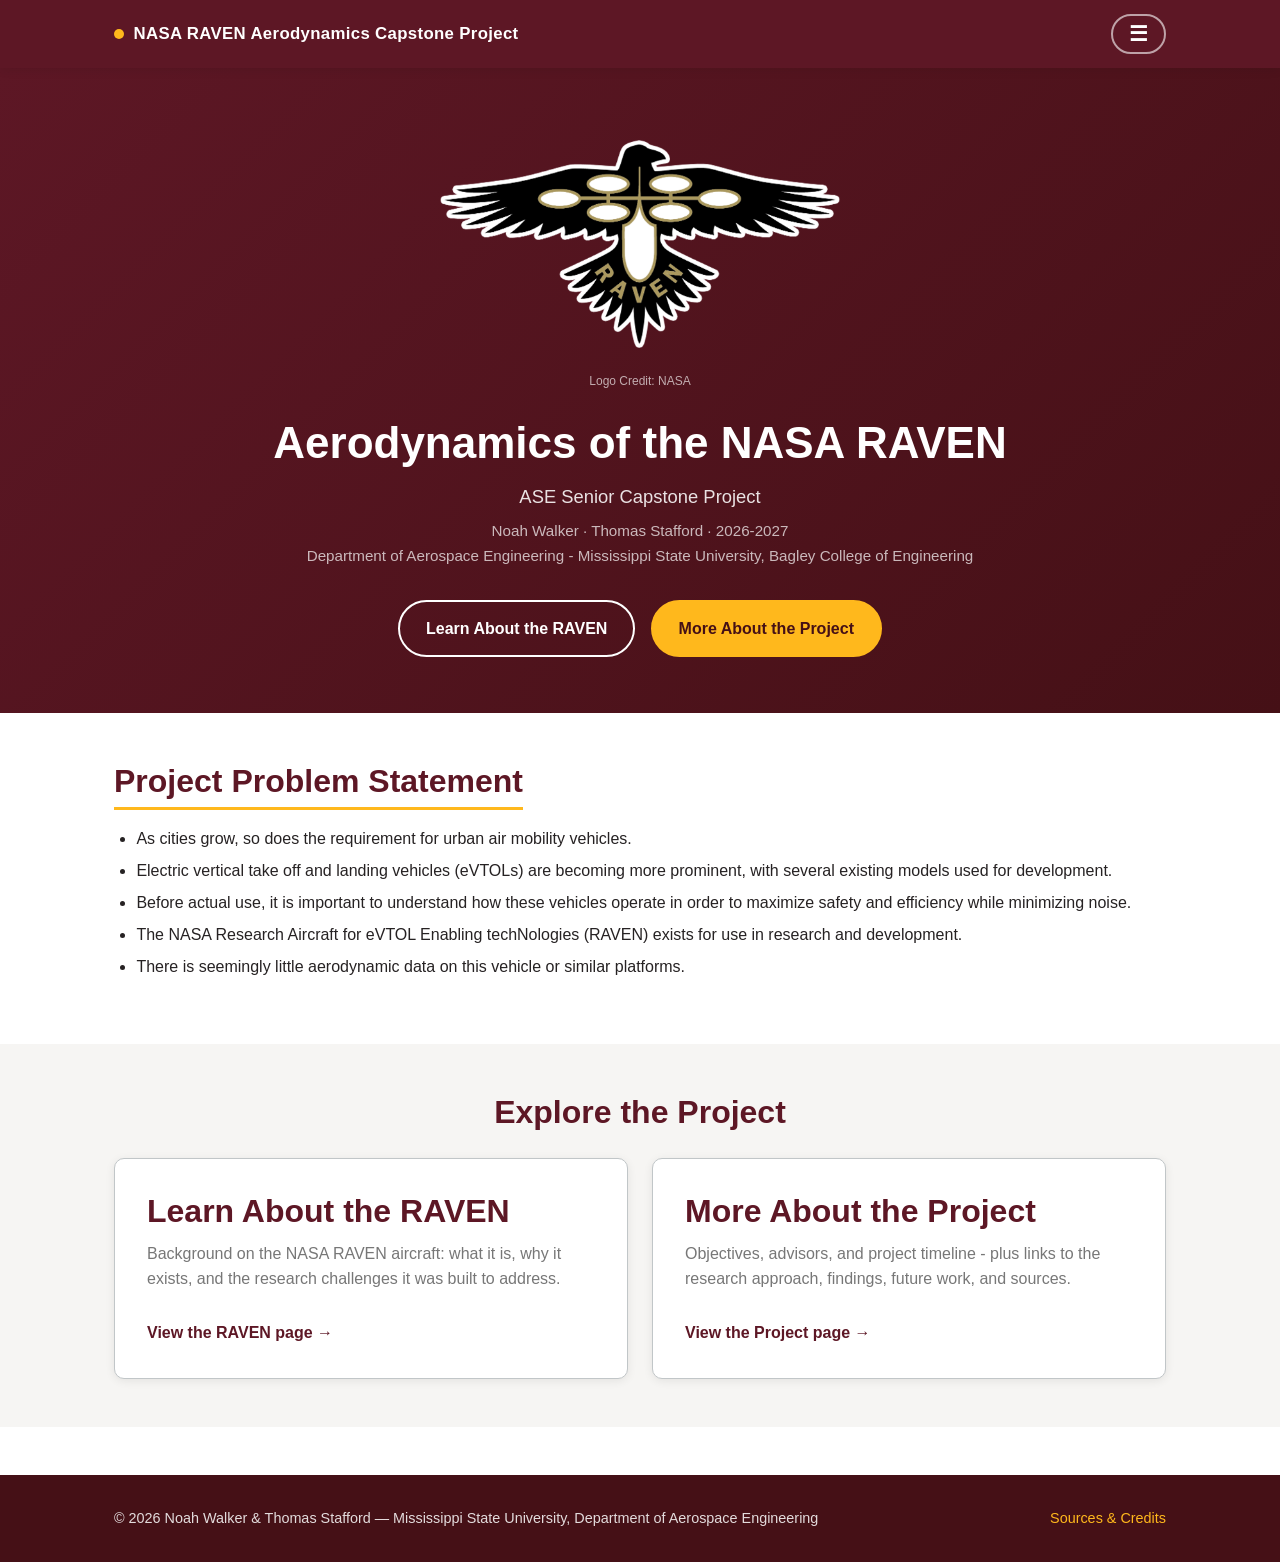
<file: index.html>
<!DOCTYPE html>
<!-- ============================================================================
     HOME PAGE (index.html)
     ============================================================================
     This is the site's landing page. It pulls its content from Slides 1-2 of
     the project proposal presentation:
       - Slide 1: project title, team members, course/date info
       - Slide 2: the "Proposed Problem Statement"

     From here, visitors click one of the two big buttons near the bottom to
     go to "Learn About the RAVEN" or "More About the Project".

     Every page on the site shares the same <head> setup (links to
     css/style.css and js/main.js) and the same empty
     <header id="site-header"> / <footer id="site-footer"> pair, which
     js/main.js automatically fills in with the navigation menu. See
     js/main.js if you want to add, rename, or remove a page anywhere on
     the site.
     ========================================================================= -->
<html lang="en">
<head>
  <meta charset="UTF-8" />
  <meta name="viewport" content="width=device-width, initial-scale=1.0" />
  <title>Home | NASA RAVEN Aerodynamics Project</title>
  <meta name="description" content="Aerodynamics of the NASA RAVEN — an ASE Senior Capstone project at Mississippi State University." />
  <link rel="stylesheet" href="css/style.css" />
</head>
<body>

  <!-- Site header (site title + "Options" navigation menu) is injected here by js/main.js -->
  <header id="site-header"></header>

  <!-- ==========================================================================
       HERO SECTION — Slide 1 content (title slide)
       ========================================================================== -->
  <section class="hero">
    <div class="container text-center">

      <!--
        ============================================================
        IMAGE PLACEHOLDER — RAVEN / TEAM LOGO
        ============================================================
        Slide 1 of the presentation shows the RAVEN program logo in the
        top-right corner. To add it here:
          1. Save the logo image into the "images" folder,
             e.g. images/raven-logo.png (a PNG with a transparent
             background works best on this dark maroon banner).
          2. Delete the <div class="figure-placeholder"> block below.
          3. Paste this in its place:
               <img src="images/raven-logo.png" alt="NASA RAVEN program logo"
                    style="max-width:500px; margin:0 auto 1.5rem;">
        ============================================================
      -->
      <img src="images/raven-logo.webp" alt="NASA RAVEN program logo"
                    style="max-width:400px; margin:0 auto 1.5rem;">
                    <p style="font-size:0.75rem; color:rgba(255,255,255,0.65); margin:0 0 1.5rem;">
  Logo Credit: NASA
</p>

      <h1>Aerodynamics of the NASA RAVEN</h1>
      <p class="hero__subtitle">ASE Senior Capstone Project</p>
      <p class="hero__meta">
        Noah Walker &middot; Thomas Stafford &middot; 2026-2027<br />
        Department of Aerospace Engineering - Mississippi State University, Bagley College of Engineering
      </p>

      <div class="btn-row" style="justify-content: center;">
        <a class="btn btn--outline-light" href="raven.html">Learn About the RAVEN</a>
        <a class="btn btn--accent" href="project.html">More About the Project</a>
      </div>
    </div>
  </section>

  <!-- ==========================================================================
       PROBLEM STATEMENT — Slide 2 content
       ========================================================================== -->
  <section class="section content">
    <div class="container">
      <h2>Project Problem Statement</h2>

      <!--
        EDITING THIS LIST: each <li> below is one bullet point from the
        "Proposed Problem Statement" slide. Add, remove, or edit <li>
        lines freely — the surrounding <ul> and <section> structure can
        stay the same.
      -->
      <ul>
        <li>As cities grow, so does the requirement for urban air mobility vehicles.</li>
        <li>Electric vertical take off and landing vehicles (eVTOLs) are becoming more prominent, with several existing models used for development.</li>
        <li>Before actual use, it is important to understand how these vehicles operate in order to maximize safety and efficiency while minimizing noise.</li>
        <li>The NASA Research Aircraft for eVTOL Enabling techNologies (RAVEN) exists for use in research and development.</li>
        <li>There is seemingly little aerodynamic data on this vehicle or similar platforms.</li>
      </ul>
    </div>
  </section>

  <!-- ==========================================================================
       MAIN NAVIGATION BUTTONS — the two primary "hub" pages
       ========================================================================== -->
  <section class="section section--alt">
    <div class="container">
      <h2 class="text-center" style="display:block; border-bottom:none;">Explore the Project</h2>
      <div class="hub-grid">

        <a class="hub-card" href="raven.html">
          <h2>Learn About the RAVEN</h2>
          <p>Background on the NASA RAVEN aircraft: what it is, why it exists, and the research challenges it was built to address.</p>
          <span class="hub-card__cta">View the RAVEN page &rarr;</span>
        </a>

        <a class="hub-card" href="project.html">
          <h2>More About the Project</h2>
          <p>Objectives, advisors, and project timeline - plus links to the research approach, findings, future work, and sources.</p>
          <span class="hub-card__cta">View the Project page &rarr;</span>
        </a>

      </div>
    </div>
  </section>

  <!-- Site footer is injected here by js/main.js -->
  <footer id="site-footer"></footer>

  <script src="js/main.js"></script>
</body>
</html>
</file>
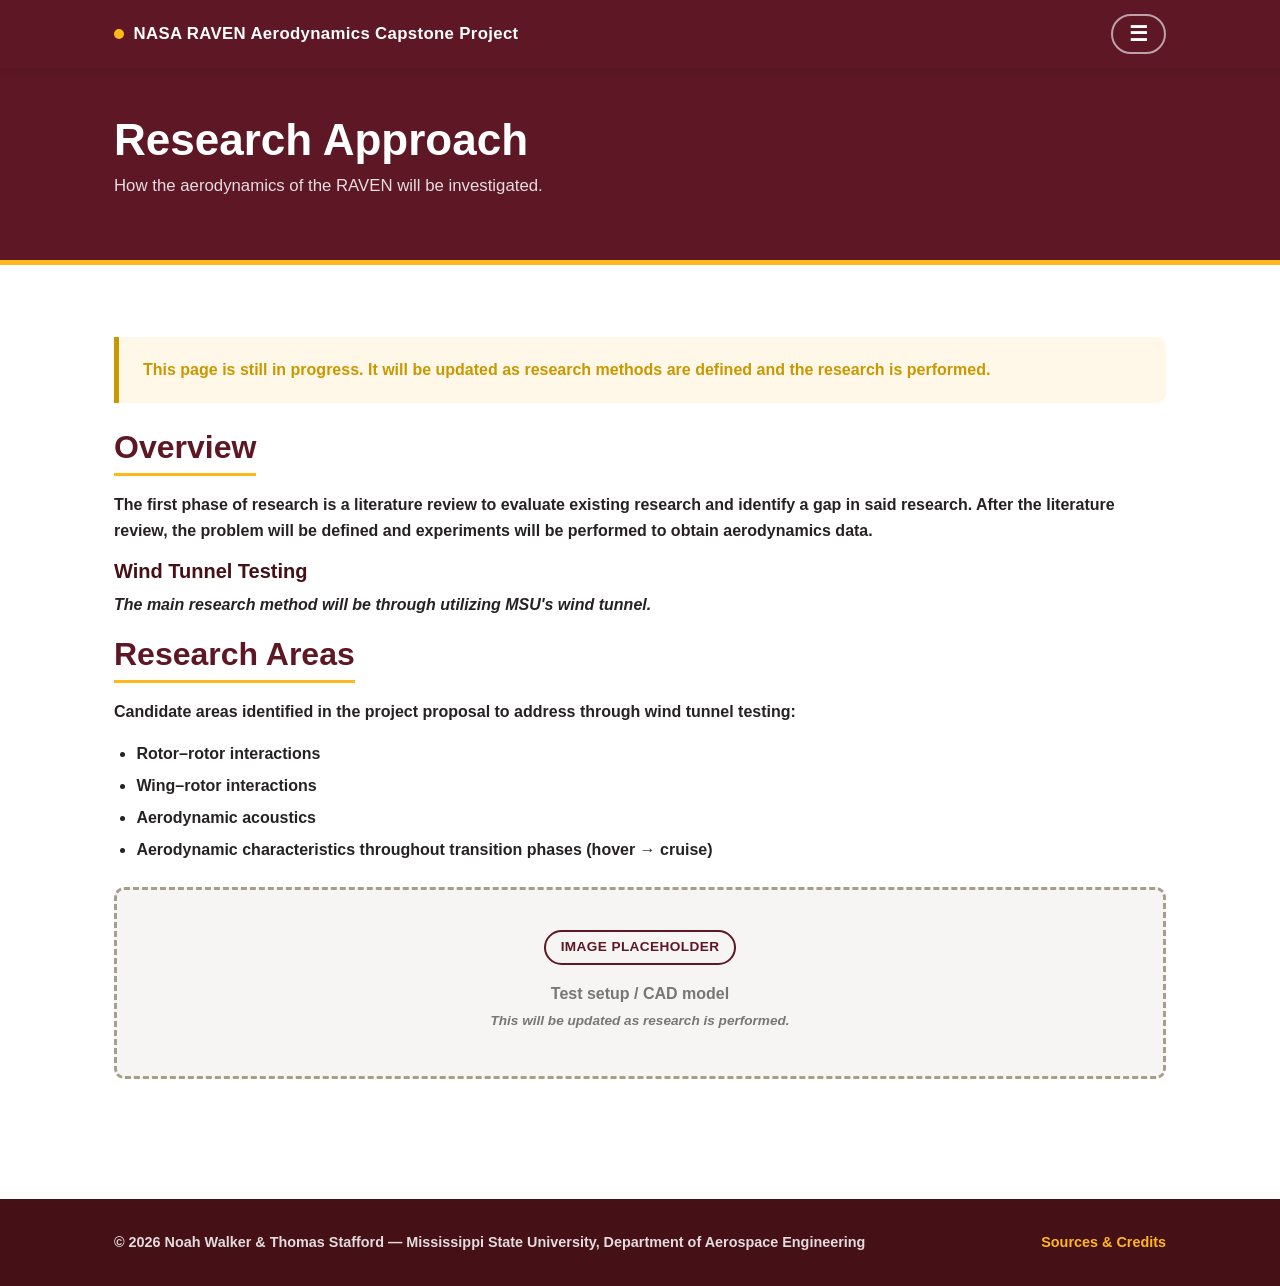
<file: approach.html>
<!DOCTYPE html>
<!-- ============================================================================
     RESEARCH APPROACH (approach.html)
     ============================================================================
     The proposal presentation did not include a dedicated "approach" slide,
     but Slide 4 (Proposed Objectives) named the two methods planned for
     filling the identified research gap: CFD and wind tunnel testing, and
     four candidate research areas. This page turns those into a starting
     template — expand each section as your actual methodology is finalized.
     ========================================================================= -->
<html lang="en">
<head>
  <meta charset="UTF-8" />
  <meta name="viewport" content="width=device-width, initial-scale=1.0" />
  <title>Research Approach | NASA RAVEN Aerodynamics Project</title>
  <meta name="description" content="Planned methodology for investigating the aerodynamics of the NASA RAVEN through wind tunnel testing." />
  <link rel="stylesheet" href="css/style.css" />
</head>
<body>

  <header id="site-header"></header>

  <section class="page-banner">
    <div class="container">
      <h1>Research Approach</h1>
      <p class="page-banner__subtitle">How the aerodynamics of the RAVEN will be investigated.</p>
    </div>
  </section>
  <div class="page-banner__accent-bar"></div>

  <section class="section content">
    <div class="container">

      <div class="callout callout--todo">
        <strong>This page is still in progress. It will be updated as research methods are defined and the research is performed.
      </div>

      <h2>Overview</h2>
      <p>
        The first phase of research is a literature review to evaluate existing research and identify a gap in said research. After the literature review, the problem will be defined and experiments will be performed to obtain aerodynamics data.
      </p>

      <div class="figure-row">


        <div>
          <h3>Wind Tunnel Testing</h3>
          <!-- Replace this paragraph with your actual wind tunnel test plan:
               facility, model scale, instrumentation, test matrix, etc. -->
          <p>
            <em>The main research method will be through utilizing MSU's wind tunnel.</em>
          </p>
        </div>

      </div>

      <h2>Research Areas</h2>
      <p>Candidate areas identified in the project proposal to address through wind tunnel testing:</p>
      <ul>
        <li>Rotor&ndash;rotor interactions</li>
        <li>Wing&ndash;rotor interactions</li>
        <li>Aerodynamic acoustics</li>
        <li>Aerodynamic characteristics throughout transition phases (hover &rarr; cruise)</li>
      </ul>

      <!--
        ============================================================
        IMAGE PLACEHOLDER — METHODOLOGY DIAGRAM
        ============================================================
        A helpful addition here is a diagram of your test setup, CAD model,
        or CFD domain. To add one:
          1. Save the image into the "images" folder, e.g.
             images/approach-test-setup.jpg
          2. Delete the <div class="figure-placeholder"> block below.
          3. Paste this in its place:
               <figure class="figure">
                 <img src="images/approach-test-setup.jpg" alt="Describe the image here">
                 <figcaption>Optional caption</figcaption>
               </figure>
        ============================================================
      -->
      <div class="figure-placeholder">
        <span class="figure-placeholder__label">Image Placeholder</span>
        <p>Test setup / CAD model </p>
        <p class="figure-placeholder__hint">This will be updated as research is performed.</p>
      </div>

    </div>
  </section>

  <footer id="site-footer"></footer>

  <script src="js/main.js"></script>
</body>
</html>
</file>
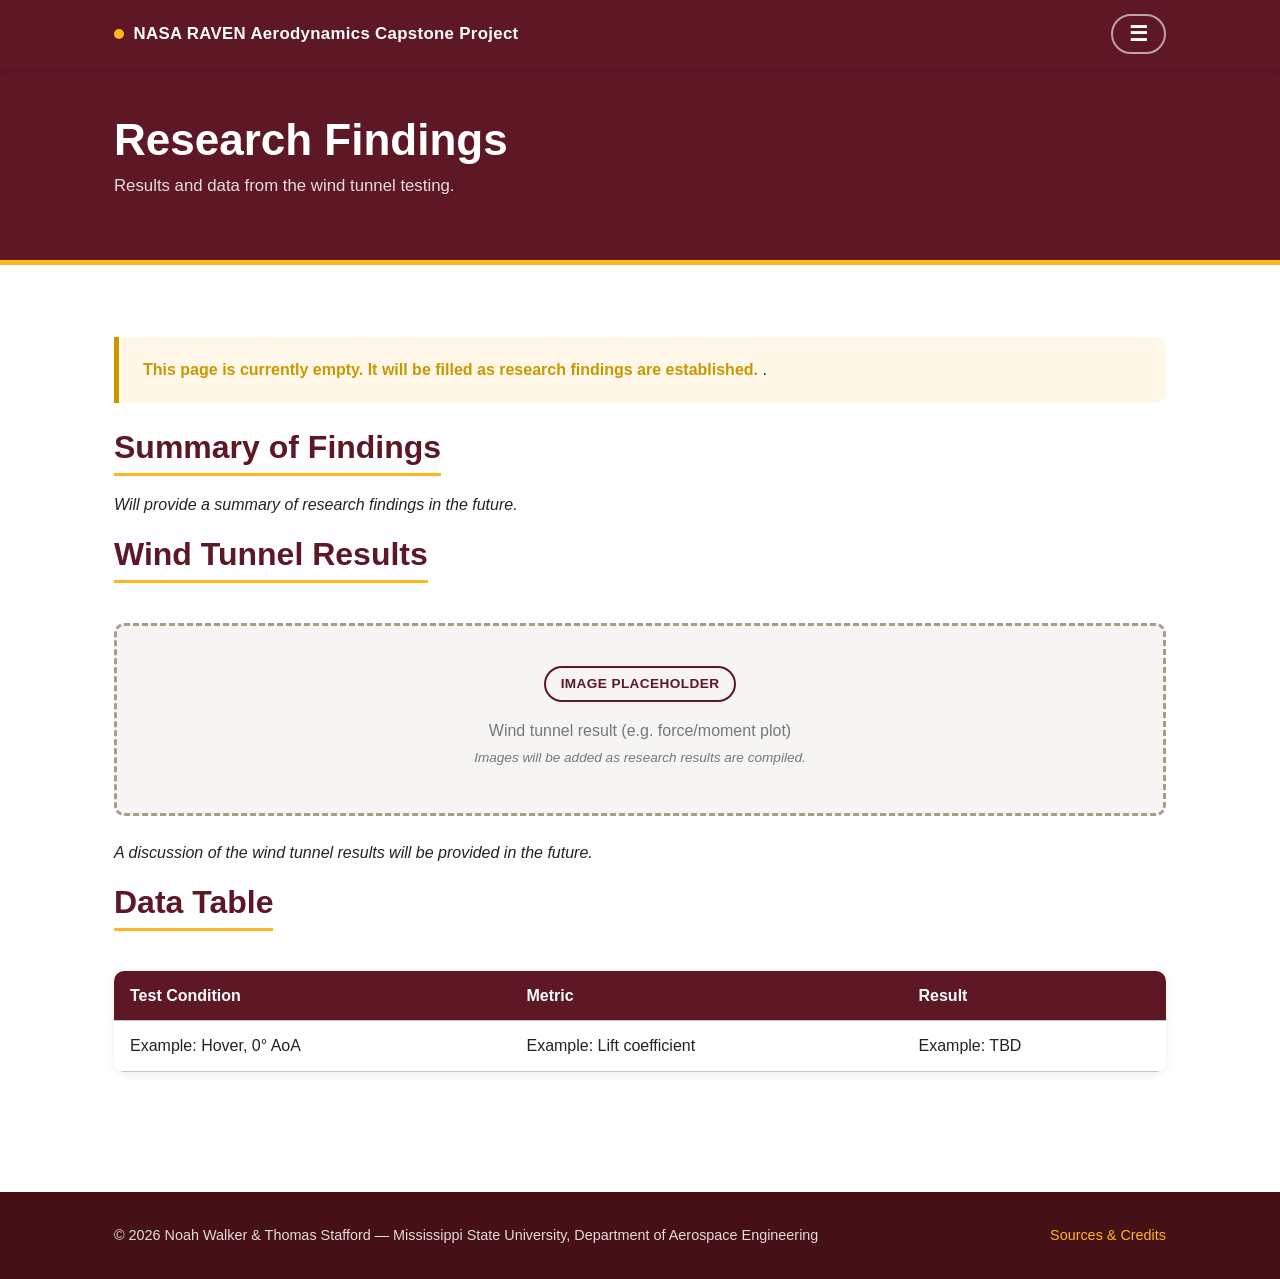
<file: findings.html>
<!DOCTYPE html>
<!-- ============================================================================
     RESEARCH FINDINGS (findings.html)
     ============================================================================
     The source presentation was a project PROPOSAL, so no results exist yet.
     This page is a ready-to-fill template: replace the placeholder text,
     tables, and figures below with your actual results as they come in.
     ========================================================================= -->
<html lang="en">
<head>
  <meta charset="UTF-8" />
  <meta name="viewport" content="width=device-width, initial-scale=1.0" />
  <title>Research Findings | NASA RAVEN Aerodynamics Project</title>
  <meta name="description" content="Results and data from CFD analysis and wind tunnel testing of the NASA RAVEN." />
  <link rel="stylesheet" href="css/style.css" />
</head>
<body>

  <header id="site-header"></header>

  <section class="page-banner">
    <div class="container">
      <h1>Research Findings</h1>
      <p class="page-banner__subtitle">Results and data from the wind tunnel testing.</p>
    </div>
  </section>
  <div class="page-banner__accent-bar"></div>

  <section class="section content">
    <div class="container">

      <div class="callout callout--todo">
        <strong>This page is currently empty. It will be filled as research findings are established.</strong> .
      </div>

      <h2>Summary of Findings</h2>
      <!-- Add a short summary of your key results here once available. -->
      <p><em>Will provide a summary of research findings in the future.</em></p>


      <h2>Wind Tunnel Results</h2>
      <!-- Same pattern as above: swap this placeholder for a real figure once you have wind tunnel data. -->
      <div class="figure-placeholder">
        <span class="figure-placeholder__label">Image Placeholder</span>
        <p>Wind tunnel result (e.g. force/moment plot)</p>
        <p class="figure-placeholder__hint">Images will be added as research results are compiled.</p>
      </div>
      <p><em>A discussion of the wind tunnel results will be provided in the future.</em></p>

      <h2>Data Table</h2>
      <!-- EDIT THIS TABLE: replace with your real measured/computed values. -->
      <table>
        <thead>
          <tr>
            <th>Test Condition</th>
            <th>Metric</th>
            <th>Result</th>
          </tr>
        </thead>
        <tbody>
          <tr>
            <td>Example: Hover, 0&deg; AoA</td>
            <td>Example: Lift coefficient</td>
            <td>Example: TBD</td>
          </tr>
        </tbody>
      </table>

    </div>
  </section>

  <footer id="site-footer"></footer>

  <script src="js/main.js"></script>
</body>
</html>
</file>
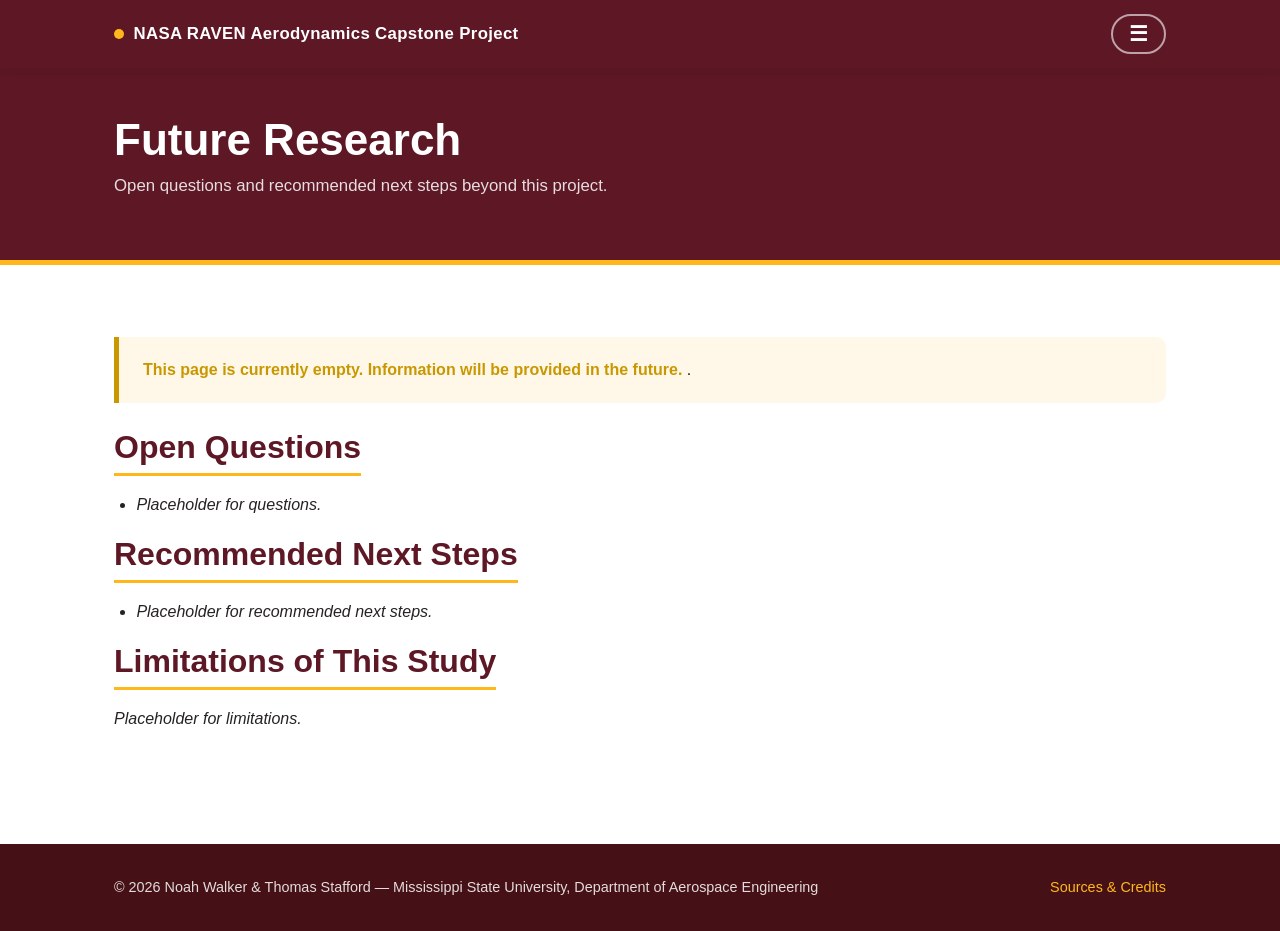
<file: future.html>
<!DOCTYPE html>
<!-- ============================================================================
     FUTURE RESEARCH (future.html)
     ============================================================================
     Placeholder page for open questions and recommended next steps that
     fall outside the scope of this capstone project. Fill in as your
     project develops and you identify what should come next.
     ========================================================================= -->
<html lang="en">
<head>
  <meta charset="UTF-8" />
  <meta name="viewport" content="width=device-width, initial-scale=1.0" />
  <title>Future Research | NASA RAVEN Aerodynamics Project</title>
  <meta name="description" content="Open questions and recommended next steps beyond this NASA RAVEN aerodynamics project." />
  <link rel="stylesheet" href="css/style.css" />
</head>
<body>

  <header id="site-header"></header>

  <section class="page-banner">
    <div class="container">
      <h1>Future Research</h1>
      <p class="page-banner__subtitle">Open questions and recommended next steps beyond this project.</p>
    </div>
  </section>
  <div class="page-banner__accent-bar"></div>

  <section class="section content">
    <div class="container">

      <div class="callout callout--todo">
        <strong>This page is currently empty. Information will be provided in the future.</strong> .
      </div>

      <h2>Open Questions</h2>
      <!-- EDITING THIS LIST: add one <li> per open question. -->
      <ul>
        <li><em>Placeholder for questions.</em></li>
      </ul>

      <h2>Recommended Next Steps</h2>
      <!-- EDITING THIS LIST: add one <li> per recommended next step. -->
      <ul>
        <li><em>Placeholder for recommended next steps.</em></li>
      </ul>

      <h2>Limitations of This Study</h2>
      <!-- Note any scope/assumptions/constraints that affect how far your results generalize. -->
      <p><em>Placeholder for limitations.</em></p>

    </div>
  </section>

  <footer id="site-footer"></footer>

  <script src="js/main.js"></script>
</body>
</html>
</file>
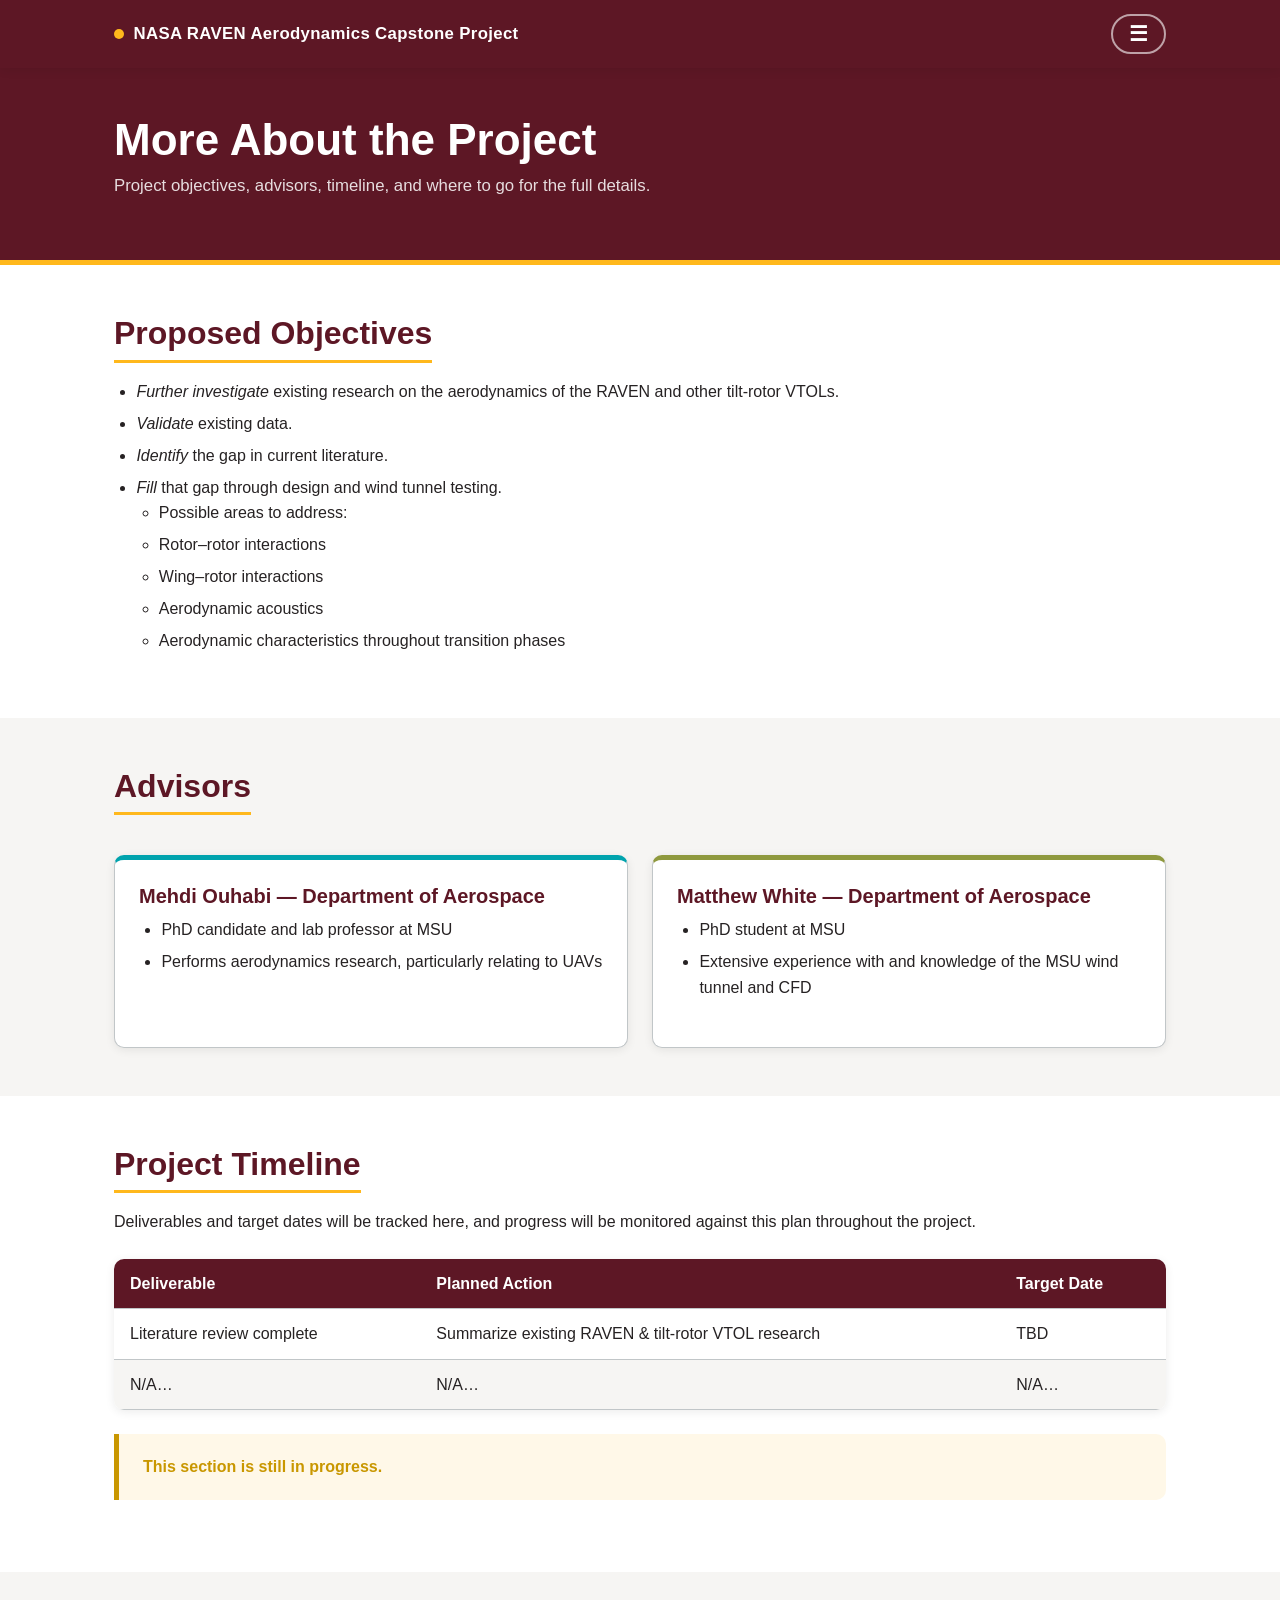
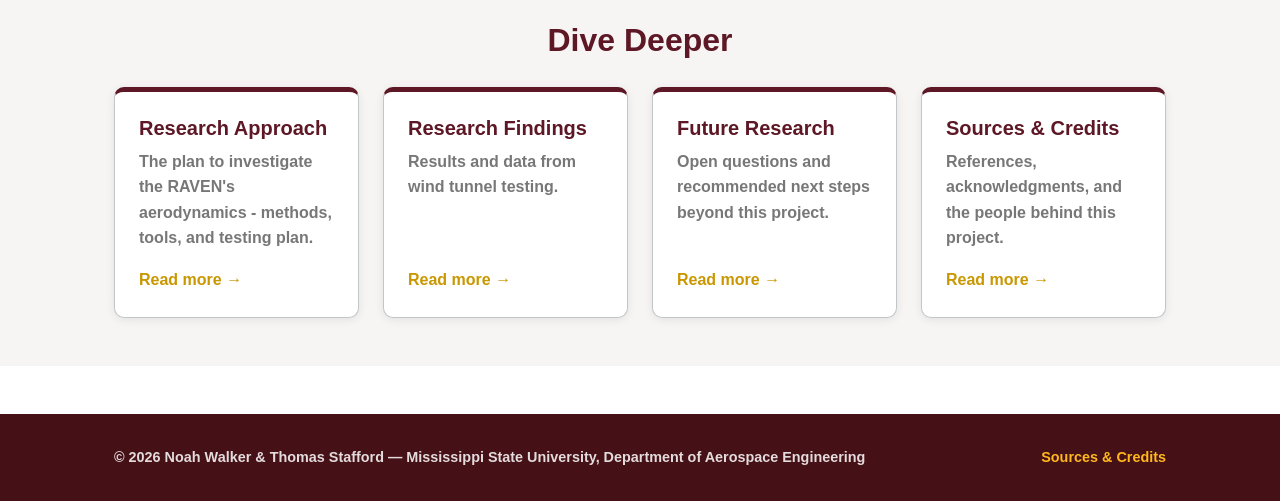
<file: project.html>
<!DOCTYPE html>
<!-- ============================================================================
     MORE ABOUT THE PROJECT (project.html)
     ============================================================================
     This page is a "hub": it summarizes Slides 4-6 of the proposal
     (Objectives, Advisors, Project Timeline) and then links out, via four
     button-style cards, to the four detail pages:
       - approach.html   (Research Approach)
       - findings.html   (Research Findings)
       - future.html     (Future Research)
       - sources.html    (Sources & Credits)
     ========================================================================= -->
<html lang="en">
<head>
  <meta charset="UTF-8" />
  <meta name="viewport" content="width=device-width, initial-scale=1.0" />
  <title>More About the Project | NASA RAVEN Aerodynamics Project</title>
  <meta name="description" content="Project objectives, advisors, and timeline for the NASA RAVEN aerodynamics capstone project." />
  <link rel="stylesheet" href="css/style.css" />
</head>
<body>

  <header id="site-header"></header>

  <section class="page-banner">
    <div class="container">
      <h1>More About the Project</h1>
      <p class="page-banner__subtitle">Project objectives, advisors, timeline, and where to go for the full details.</p>
    </div>
  </section>
  <div class="page-banner__accent-bar"></div>

  <!-- ==========================================================================
       OBJECTIVES — Slide 4 content
       ========================================================================== -->
  <section class="section content">
    <div class="container">
      <h2>Proposed Objectives</h2>
      <ul>
        <li><em>Further investigate</em> existing research on the aerodynamics of the RAVEN and other tilt-rotor VTOLs.</li>
        <li><em>Validate</em> existing data.</li>
        <li><em>Identify</em> the gap in current literature.</li>
        <li><em>Fill</em> that gap through design and wind tunnel testing.
          <ul>
            <li>Possible areas to address:</li>
            <li>Rotor&ndash;rotor interactions</li>
            <li>Wing&ndash;rotor interactions</li>
            <li>Aerodynamic acoustics</li>
            <li>Aerodynamic characteristics throughout transition phases</li>
          </ul>
        </li>
      </ul>
    </div>
  </section>

  <!-- ==========================================================================
       ADVISORS — Slide 5 content
       ========================================================================== -->
  <section class="section section--alt content">
    <div class="container">
      <h2>Advisors</h2>
      <div class="card-grid">

        <div class="card" style="border-top-color: var(--color-accent-teal);">
          <h3>Mehdi Ouhabi &mdash; Department of Aerospace</h3>
          <ul>
            <li>PhD candidate and lab professor at MSU</li>
            <li>Performs aerodynamics research, particularly relating to UAVs</li>
          </ul>
        </div>

        <div class="card" style="border-top-color: var(--color-accent-olive);">
          <h3>Matthew White &mdash; Department of Aerospace</h3>
          <ul>
            <li>PhD student at MSU</li>
            <li>Extensive experience with and knowledge of the MSU wind tunnel and CFD</li>
          </ul>
        </div>

      </div>
    </div>
  </section>

  <!-- ==========================================================================
       PROJECT TIMELINE — Slide 6 content
       ============================================================================
       The proposal slide asked for a plan of deliverables, target dates, and
       a Gantt chart, but did not include the actual dates yet. Fill in the
       table below with your real deliverables and target dates, or replace
       it with an image of your Gantt chart using the same steps as any
       other figure on this site (see images/README.md).
       ========================================================================= -->
  <section class="section content">
    <div class="container">
      <h2>Project Timeline</h2>
      <p>
        Deliverables and target dates will be tracked here, and progress will be
        monitored against this plan throughout the project.
      </p>

      <!-- EDIT THIS TABLE: replace the placeholder rows with your real deliverables and dates. -->
      <table>
        <thead>
          <tr>
            <th>Deliverable</th>
            <th>Planned Action</th>
            <th>Target Date</th>
          </tr>
        </thead>
        <tbody>
          <tr>
            <td>Literature review complete</td>
            <td>Summarize existing RAVEN &amp; tilt-rotor VTOL research</td>
            <td>TBD</td>
          </tr>
          <tr>
            <td>N/A&hellip;</td>
            <td>N/A&hellip;</td>
            <td>N/A&hellip;</td>
          </tr>
        </tbody>
      </table>

      <div class="callout callout--todo">
        <strong>This section is still in progress.
      </div>
    </div>
  </section>

  <!-- ==========================================================================
       LINKS TO THE FOUR DETAIL PAGES
       ========================================================================== -->
  <section class="section section--alt">
    <div class="container">
      <h2 class="text-center" style="display:block; border-bottom:none;">Dive Deeper</h2>
      <div class="card-grid">

        <a class="card" href="approach.html">
          <h3>Research Approach</h3>
          <p>The plan to investigate the RAVEN's aerodynamics - methods, tools, and testing plan.</p>
          <span class="card__cta">Read more &rarr;</span>
        </a>

        <a class="card" href="findings.html">
          <h3>Research Findings</h3>
          <p>Results and data from wind tunnel testing.</p>
          <span class="card__cta">Read more &rarr;</span>
        </a>

        <a class="card" href="future.html">
          <h3>Future Research</h3>
          <p>Open questions and recommended next steps beyond this project.</p>
          <span class="card__cta">Read more &rarr;</span>
        </a>

        <a class="card" href="sources.html">
          <h3>Sources &amp; Credits</h3>
          <p>References, acknowledgments, and the people behind this project.</p>
          <span class="card__cta">Read more &rarr;</span>
        </a>

      </div>
    </div>
  </section>

  <footer id="site-footer"></footer>

  <script src="js/main.js"></script>
</body>
</html>
</file>
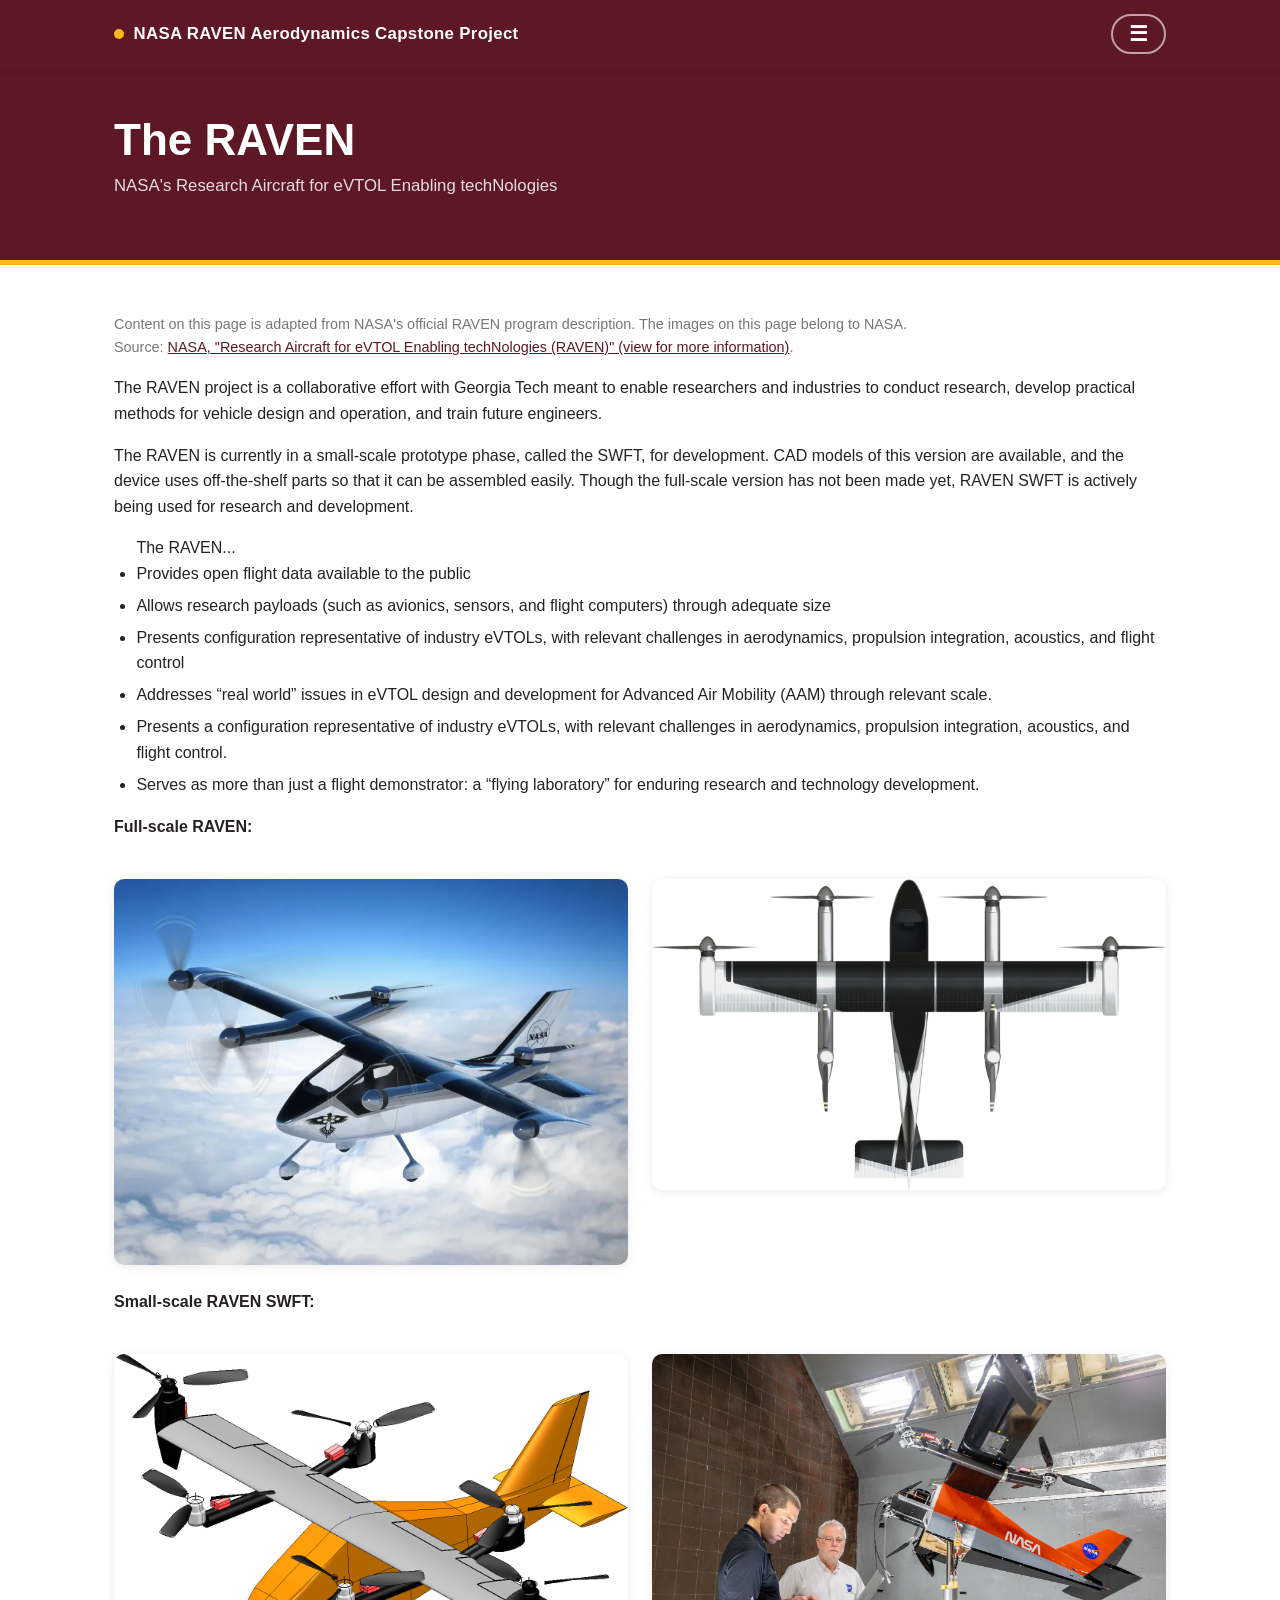
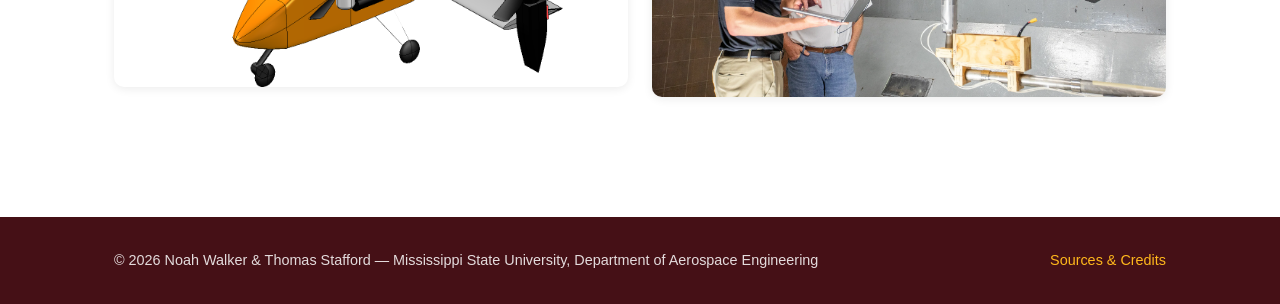
<file: raven.html>
<!DOCTYPE html>
<!-- ============================================================================
     LEARN ABOUT THE RAVEN (raven.html)
     ============================================================================
     Content source: Slide 3 ("The RAVEN") of the project proposal
     presentation. This slide also has two photos of the RAVEN aircraft —
     see the two image placeholders below for exactly how to add them.
     ========================================================================= -->
<html lang="en">
<head>
  <meta charset="UTF-8" />
  <meta name="viewport" content="width=device-width, initial-scale=1.0" />
  <title>Learn About the RAVEN | NASA RAVEN Aerodynamics Project</title>
  <meta name="description" content="What the NASA RAVEN aircraft is and why it exists, from NASA's own program description." />
  <link rel="stylesheet" href="css/style.css" />
</head>
<body>

  <header id="site-header"></header>

  <section class="page-banner">
    <div class="container">
      <h1>The RAVEN</h1>
      <p class="page-banner__subtitle">NASA's Research Aircraft for eVTOL Enabling techNologies</p>
    </div>
  </section>
  <div class="page-banner__accent-bar"></div>

  <section class="section content">
    <div class="container">

      <p style="font-size:0.9rem; color:var(--color-text-muted);">
  Content on this page is adapted from NASA's official RAVEN program description. The images on this page belong to NASA.
  <br> Source: <a href="https://www.nasa.gov/raven/" target="_blank" rel="noopener">NASA, "Research Aircraft for eVTOL Enabling techNologies (RAVEN)" (view for more information)</a>.
</p>

     <p>The RAVEN project is a collaborative effort with Georgia Tech meant to enable researchers and industries to conduct research, develop practical methods for vehicle design and operation, and train future engineers.</p>

<p>The RAVEN is currently in a small-scale prototype phase, called the SWFT, for development. CAD models of this version are available, and the device uses off-the-shelf parts so that it can be assembled easily. Though the full-scale version has not been made yet, RAVEN SWFT is actively being used for research and development.</p>

<!-- EDITING THIS LIST: each <li> is one bullet from the "The RAVEN" slide. -->
<ul>
  The RAVEN...
  <li>Provides open flight data available to the public</li>
  <li>Allows research payloads (such as avionics, sensors, and flight computers) through adequate size</li>
  <li>Presents configuration representative of industry eVTOLs, with relevant challenges in aerodynamics, propulsion integration, acoustics, and flight control</li>
  <li>Addresses &ldquo;real world&rdquo; issues in eVTOL design and development for Advanced Air Mobility (AAM) through relevant scale.</li>
  <li>Presents a configuration representative of industry eVTOLs, with relevant challenges in aerodynamics, propulsion integration, acoustics, and flight control.</li>
  <li>Serves as more than just a flight demonstrator: a &ldquo;flying laboratory&rdquo; for enduring research and technology development.</li>
</ul>

      <!--
        ============================================================
        IMAGE PLACEHOLDERS — RAVEN AIRCRAFT PHOTOS
        ============================================================
        Slide 3 shows two images side by side:
          1. A photo/render of the RAVEN in flight above the clouds
          2. A CAD-style render of the RAVEN aircraft showing its
             tilt-rotor configuration

        HOW TO ADD YOUR OWN IMAGES (repeat for each of the two boxes below):
          1. Save each image into the "images" folder, e.g.
                images/raven-in-flight.jpg
                images/raven-cad-render.jpg
          2. Delete the <div class="figure-placeholder">...</div> block
             for that image.
          3. Paste this in its place (inside the same <div class="figure-row">):
               <figure class="figure">
                 <img src="images/raven-in-flight.jpg" alt="Describe the image here">
                 <figcaption>Optional caption describing the photo/source</figcaption>
               </figure>
        See images/README.md for file-size and format tips.
        ============================================================
      -->

<p><strong>Full-scale RAVEN:</strong></p>
<div class="figure-row">
  <figure class="figure">
    <img src="images/raven-mockup-clouds.webp" alt="Mock-up of the to-be-built full scale RAVEN flying above the clouds">
  </figure>
  <figure class="figure">
    <img src="images/raven-top-view.webp" alt="Top view of RAVEN CAD model">
  </figure>
</div>

<p><strong>Small-scale RAVEN SWFT:</strong></p>
<div class="figure-row">
  <figure class="figure">
    <img src="images/swft-vsp.webp" alt="CAD Model of the RAVEN SWFT">
  </figure>
  <figure class="figure">
    <img src="images/raven-swft-wt.webp" alt="RAVEN SWFT being tested showing 2 people">
  </figure>
</div>

  </section>

  <footer id="site-footer"></footer>

  <script src="js/main.js"></script>
</body>
</html>
</file>
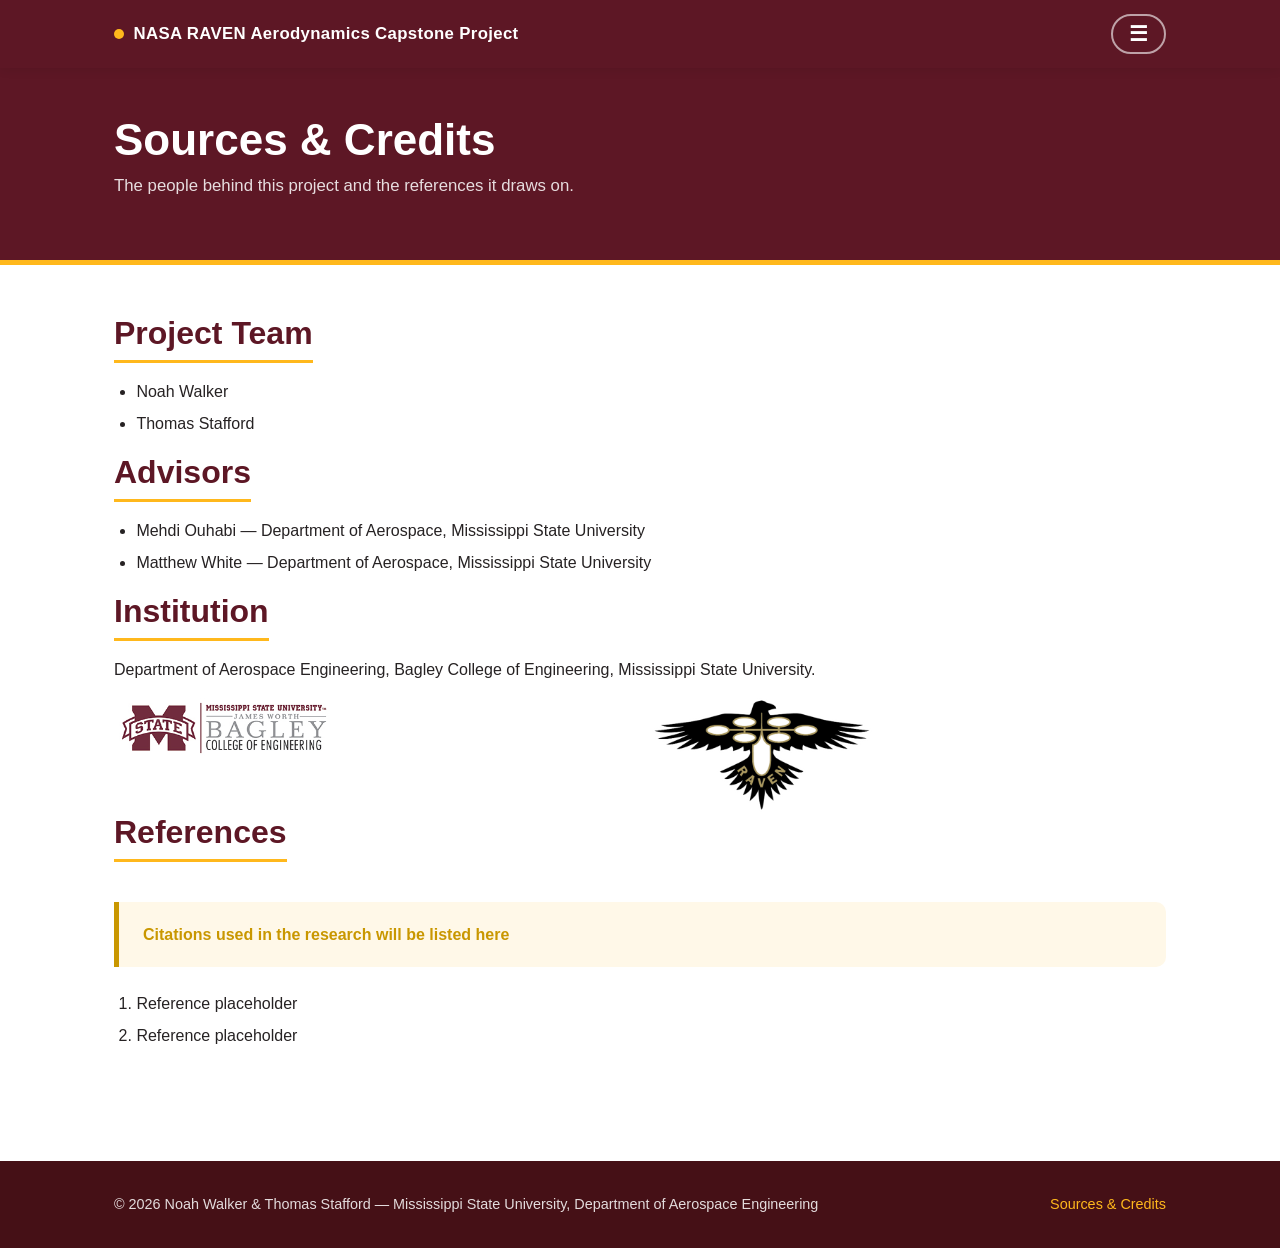
<file: sources.html>
<!DOCTYPE html>
<!-- ============================================================================
     SOURCES & CREDITS (sources.html)
     ============================================================================
     Team, advisors, and institutional credits are pulled from Slide 5
     (Advisors) and the title slide/footer branding of the presentation.
     The references list is a template for you to fill in with your actual
     citations (papers, NASA reports, etc.) as your research progresses.
     ========================================================================= -->
<html lang="en">
<head>
  <meta charset="UTF-8" />
  <meta name="viewport" content="width=device-width, initial-scale=1.0" />
  <title>Sources &amp; Credits | NASA RAVEN Aerodynamics Project</title>
  <meta name="description" content="Team, advisors, acknowledgments, and references for the NASA RAVEN aerodynamics project." />
  <link rel="stylesheet" href="css/style.css" />
</head>
<body>

  <header id="site-header"></header>

  <section class="page-banner">
    <div class="container">
      <h1>Sources &amp; Credits</h1>
      <p class="page-banner__subtitle">The people behind this project and the references it draws on.</p>
    </div>
  </section>
  <div class="page-banner__accent-bar"></div>

  <section class="section content">
    <div class="container">

      <h2>Project Team</h2>
      <ul>
        <li>Noah Walker</li>
        <li>Thomas Stafford</li>
      </ul>

      <h2>Advisors</h2>
      <ul>
        <li>Mehdi Ouhabi &mdash; Department of Aerospace, Mississippi State University</li>
        <li>Matthew White &mdash; Department of Aerospace, Mississippi State University</li>
      </ul>

      <h2>Institution</h2>
      <p>
        Department of Aerospace Engineering, Bagley College of Engineering, Mississippi State University.
      </p>

      <!--
        ============================================================
        IMAGE PLACEHOLDERS — INSTITUTIONAL LOGOS
        ============================================================
        The presentation footer includes the MSU Bagley College of
        Engineering logo and RAVEN program logo. To add them here:
          1. Save each logo into the "images" folder, e.g.
                images/msu-bagley-logo.png
                images/raven-logo.png
          2. Delete the corresponding <div class="figure-placeholder"> block.
          3. Paste this in its place:
               <img src="images/msu-bagley-logo.png" alt="Mississippi State University Bagley College of Engineering logo" style="max-width:220px;">
        ============================================================
      -->
<div class="figure-row">
  <img src="images/bagley-logo.jpg" alt="Mississippi State University Bagley College of Engineering logo" style="max-width:220px;">
  <img src="images/raven-logo.webp" alt="NASA RAVEN logo" style="max-width:220px;">
</div>
      <h2>References</h2>
      <div class="callout callout--todo">
        <strong>Citations used in the research will be listed here</strong>
      </div>

      <!-- EDITING THIS LIST: add one <li> per source, most recent or most
           important first. Each entry can be plain text or a link. -->
      <ol>
        <li>Reference placeholder</li>
        <li>Reference placeholder</li>
      </ol>

    </div>
  </section>

  <footer id="site-footer"></footer>

  <script src="js/main.js"></script>
</body>
</html>
</file>
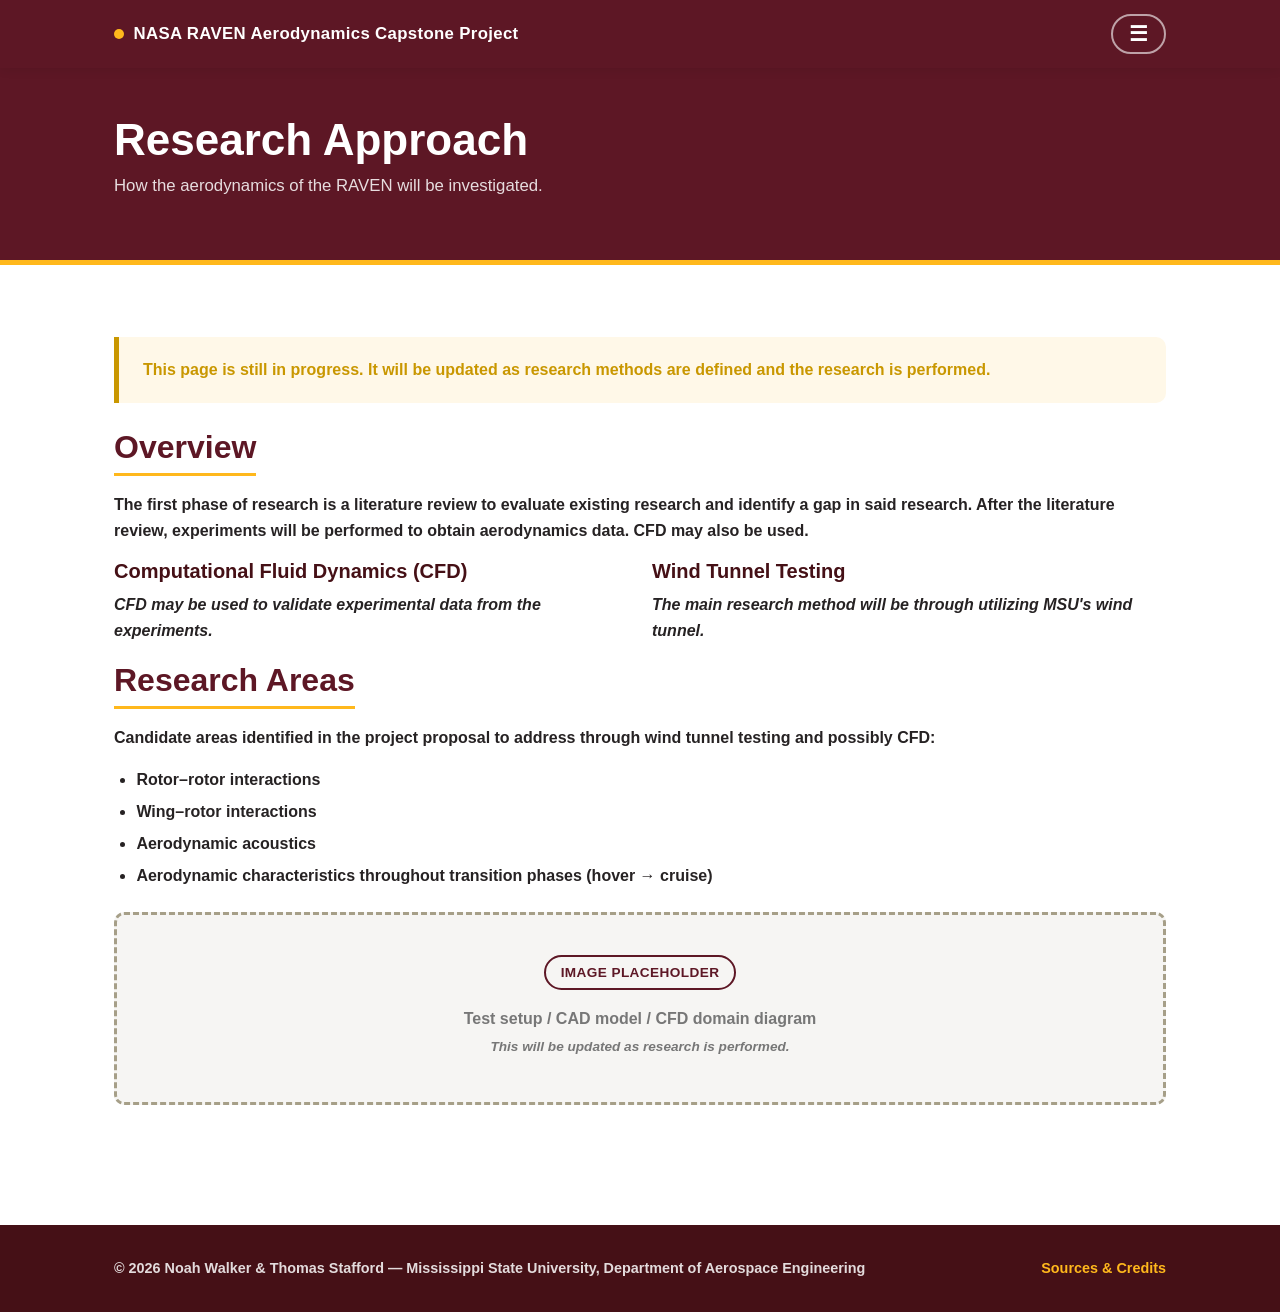
<file: raven-website/approach.html>
<!DOCTYPE html>
<!-- ============================================================================
     RESEARCH APPROACH (approach.html)
     ============================================================================
     The proposal presentation did not include a dedicated "approach" slide,
     but Slide 4 (Proposed Objectives) named the two methods planned for
     filling the identified research gap: CFD and wind tunnel testing, and
     four candidate research areas. This page turns those into a starting
     template — expand each section as your actual methodology is finalized.
     ========================================================================= -->
<html lang="en">
<head>
  <meta charset="UTF-8" />
  <meta name="viewport" content="width=device-width, initial-scale=1.0" />
  <title>Research Approach | NASA RAVEN Aerodynamics Project</title>
  <meta name="description" content="Planned methodology for investigating the aerodynamics of the NASA RAVEN: CFD and wind tunnel testing." />
  <link rel="stylesheet" href="css/style.css" />
</head>
<body>

  <header id="site-header"></header>

  <section class="page-banner">
    <div class="container">
      <h1>Research Approach</h1>
      <p class="page-banner__subtitle">How the aerodynamics of the RAVEN will be investigated.</p>
    </div>
  </section>
  <div class="page-banner__accent-bar"></div>

  <section class="section content">
    <div class="container">

      <div class="callout callout--todo">
        <strong>This page is still in progress. It will be updated as research methods are defined and the research is performed.
      </div>

      <h2>Overview</h2>
      <p>
        The first phase of research is a literature review to evaluate existing research and identify a gap in said research. After the literature review, experiments will be performed to obtain aerodynamics data. CFD may also be used.
      </p>

      <div class="figure-row">

        <div>
          <h3>Computational Fluid Dynamics (CFD)</h3>
          <!-- Replace this paragraph with your actual CFD setup: solver, mesh
               strategy, turbulence model, boundary conditions, validation
               cases, etc. -->
          <p>
            <em>CFD may be used to validate experimental data from the experiments.</em>
          </p>
        </div>

        <div>
          <h3>Wind Tunnel Testing</h3>
          <!-- Replace this paragraph with your actual wind tunnel test plan:
               facility, model scale, instrumentation, test matrix, etc. -->
          <p>
            <em>The main research method will be through utilizing MSU's wind tunnel.</em>
          </p>
        </div>

      </div>

      <h2>Research Areas</h2>
      <p>Candidate areas identified in the project proposal to address through wind tunnel testing and possibly CFD:</p>
      <ul>
        <li>Rotor&ndash;rotor interactions</li>
        <li>Wing&ndash;rotor interactions</li>
        <li>Aerodynamic acoustics</li>
        <li>Aerodynamic characteristics throughout transition phases (hover &rarr; cruise)</li>
      </ul>

      <!--
        ============================================================
        IMAGE PLACEHOLDER — METHODOLOGY DIAGRAM
        ============================================================
        A helpful addition here is a diagram of your test setup, CAD model,
        or CFD domain. To add one:
          1. Save the image into the "images" folder, e.g.
             images/approach-test-setup.jpg
          2. Delete the <div class="figure-placeholder"> block below.
          3. Paste this in its place:
               <figure class="figure">
                 <img src="images/approach-test-setup.jpg" alt="Describe the image here">
                 <figcaption>Optional caption</figcaption>
               </figure>
        ============================================================
      -->
      <div class="figure-placeholder">
        <span class="figure-placeholder__label">Image Placeholder</span>
        <p>Test setup / CAD model / CFD domain diagram</p>
        <p class="figure-placeholder__hint">This will be updated as research is performed.</p>
      </div>

    </div>
  </section>

  <footer id="site-footer"></footer>

  <script src="js/main.js"></script>
</body>
</html>
</file>
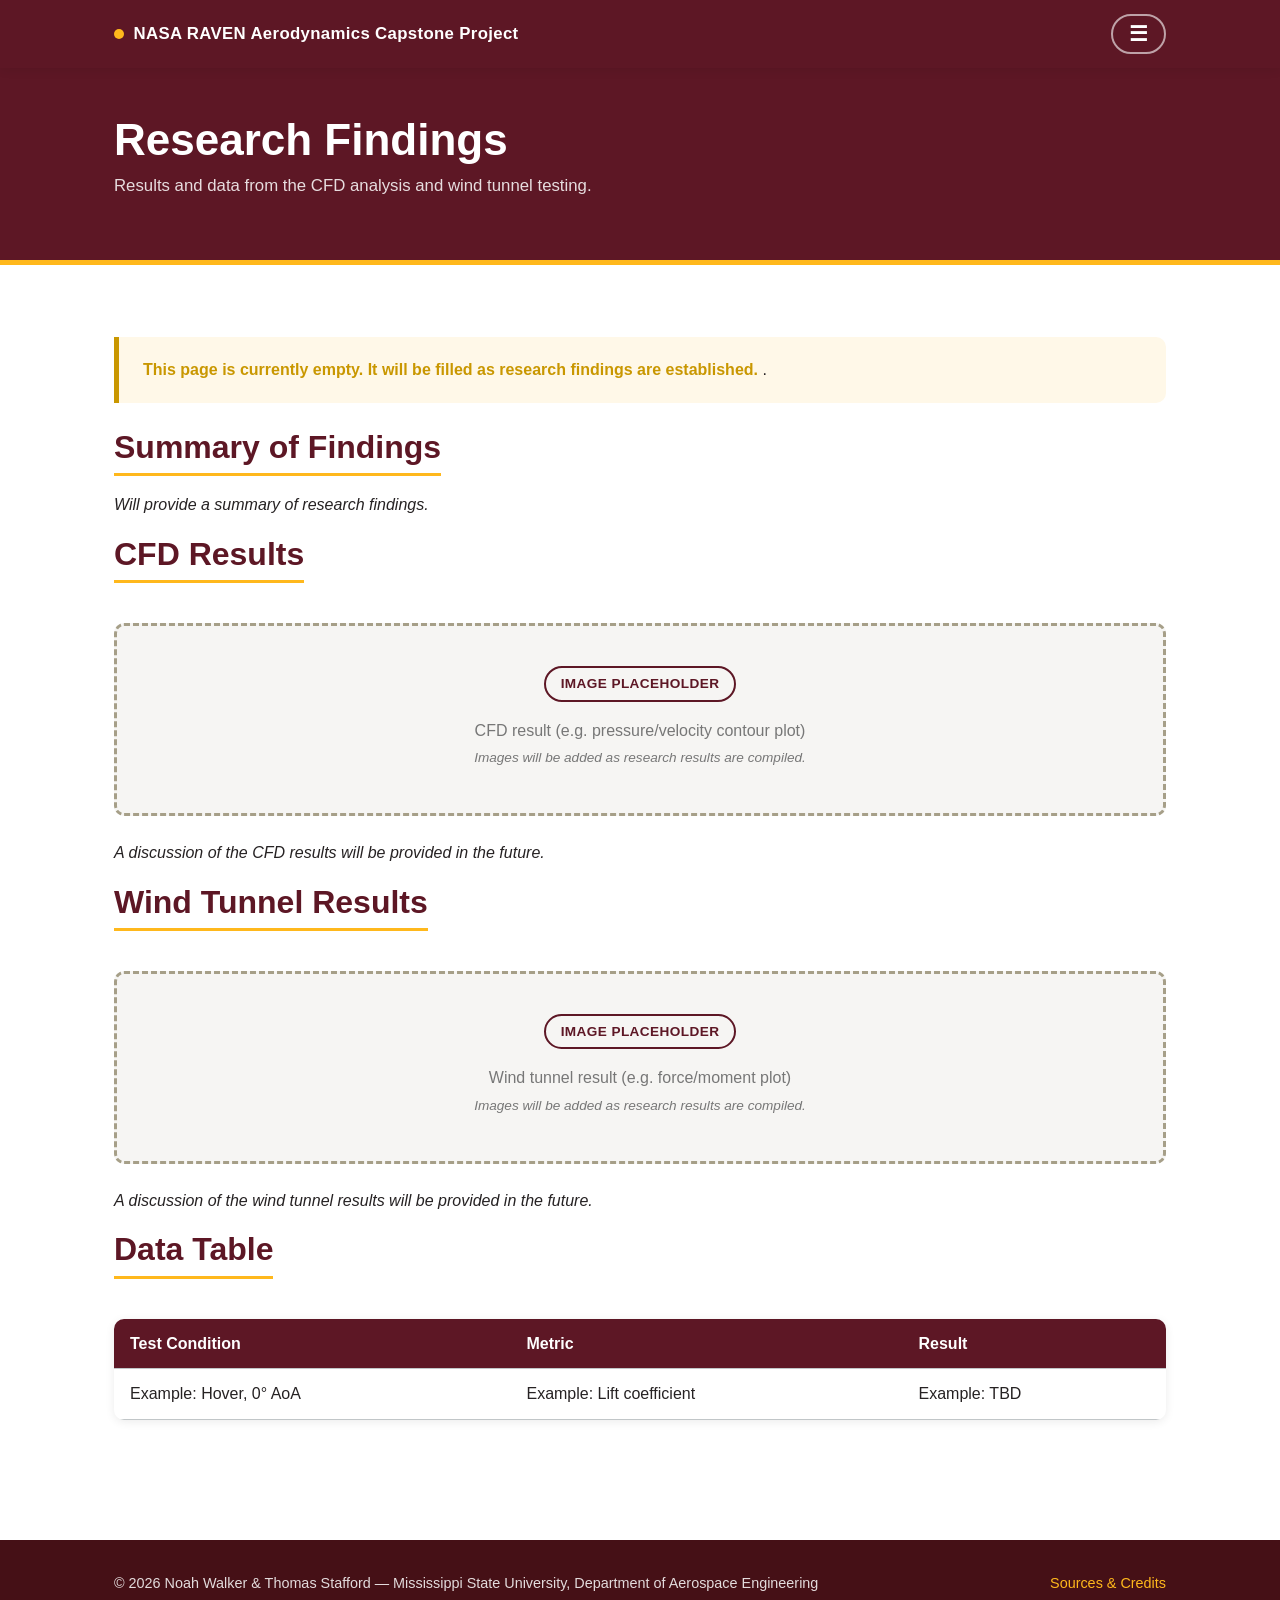
<file: raven-website/findings.html>
<!DOCTYPE html>
<!-- ============================================================================
     RESEARCH FINDINGS (findings.html)
     ============================================================================
     The source presentation was a project PROPOSAL, so no results exist yet.
     This page is a ready-to-fill template: replace the placeholder text,
     tables, and figures below with your actual results as they come in.
     ========================================================================= -->
<html lang="en">
<head>
  <meta charset="UTF-8" />
  <meta name="viewport" content="width=device-width, initial-scale=1.0" />
  <title>Research Findings | NASA RAVEN Aerodynamics Project</title>
  <meta name="description" content="Results and data from CFD analysis and wind tunnel testing of the NASA RAVEN." />
  <link rel="stylesheet" href="css/style.css" />
</head>
<body>

  <header id="site-header"></header>

  <section class="page-banner">
    <div class="container">
      <h1>Research Findings</h1>
      <p class="page-banner__subtitle">Results and data from the CFD analysis and wind tunnel testing.</p>
    </div>
  </section>
  <div class="page-banner__accent-bar"></div>

  <section class="section content">
    <div class="container">

      <div class="callout callout--todo">
        <strong>This page is currently empty. It will be filled as research findings are established.</strong> .
      </div>

      <h2>Summary of Findings</h2>
      <!-- Add a short summary of your key results here once available. -->
      <p><em>Will provide a summary of research findings.</em></p>

      <h2>CFD Results</h2>
      <!--
        ============================================================
        IMAGE PLACEHOLDER — CFD RESULT
        ============================================================
        1. Save your CFD plot/contour image into the "images" folder,
           e.g. images/cfd-result-1.png
        2. Delete the <div class="figure-placeholder"> block below.
        3. Paste this in its place:
             <figure class="figure">
               <img src="images/cfd-result-1.png" alt="Describe the plot here">
               <figcaption>Optional caption, e.g. test conditions</figcaption>
             </figure>
        ============================================================
      -->
      <div class="figure-placeholder">
        <span class="figure-placeholder__label">Image Placeholder</span>
        <p>CFD result (e.g. pressure/velocity contour plot)</p>
        <p class="figure-placeholder__hint">Images will be added as research results are compiled.</p>
      </div>
      <p><em>A discussion of the CFD results will be provided in the future.</em></p>

      <h2>Wind Tunnel Results</h2>
      <!-- Same pattern as above: swap this placeholder for a real figure once you have wind tunnel data. -->
      <div class="figure-placeholder">
        <span class="figure-placeholder__label">Image Placeholder</span>
        <p>Wind tunnel result (e.g. force/moment plot)</p>
        <p class="figure-placeholder__hint">Images will be added as research results are compiled.</p>
      </div>
      <p><em>A discussion of the wind tunnel results will be provided in the future.</em></p>

      <h2>Data Table</h2>
      <!-- EDIT THIS TABLE: replace with your real measured/computed values. -->
      <table>
        <thead>
          <tr>
            <th>Test Condition</th>
            <th>Metric</th>
            <th>Result</th>
          </tr>
        </thead>
        <tbody>
          <tr>
            <td>Example: Hover, 0&deg; AoA</td>
            <td>Example: Lift coefficient</td>
            <td>Example: TBD</td>
          </tr>
        </tbody>
      </table>

    </div>
  </section>

  <footer id="site-footer"></footer>

  <script src="js/main.js"></script>
</body>
</html>
</file>
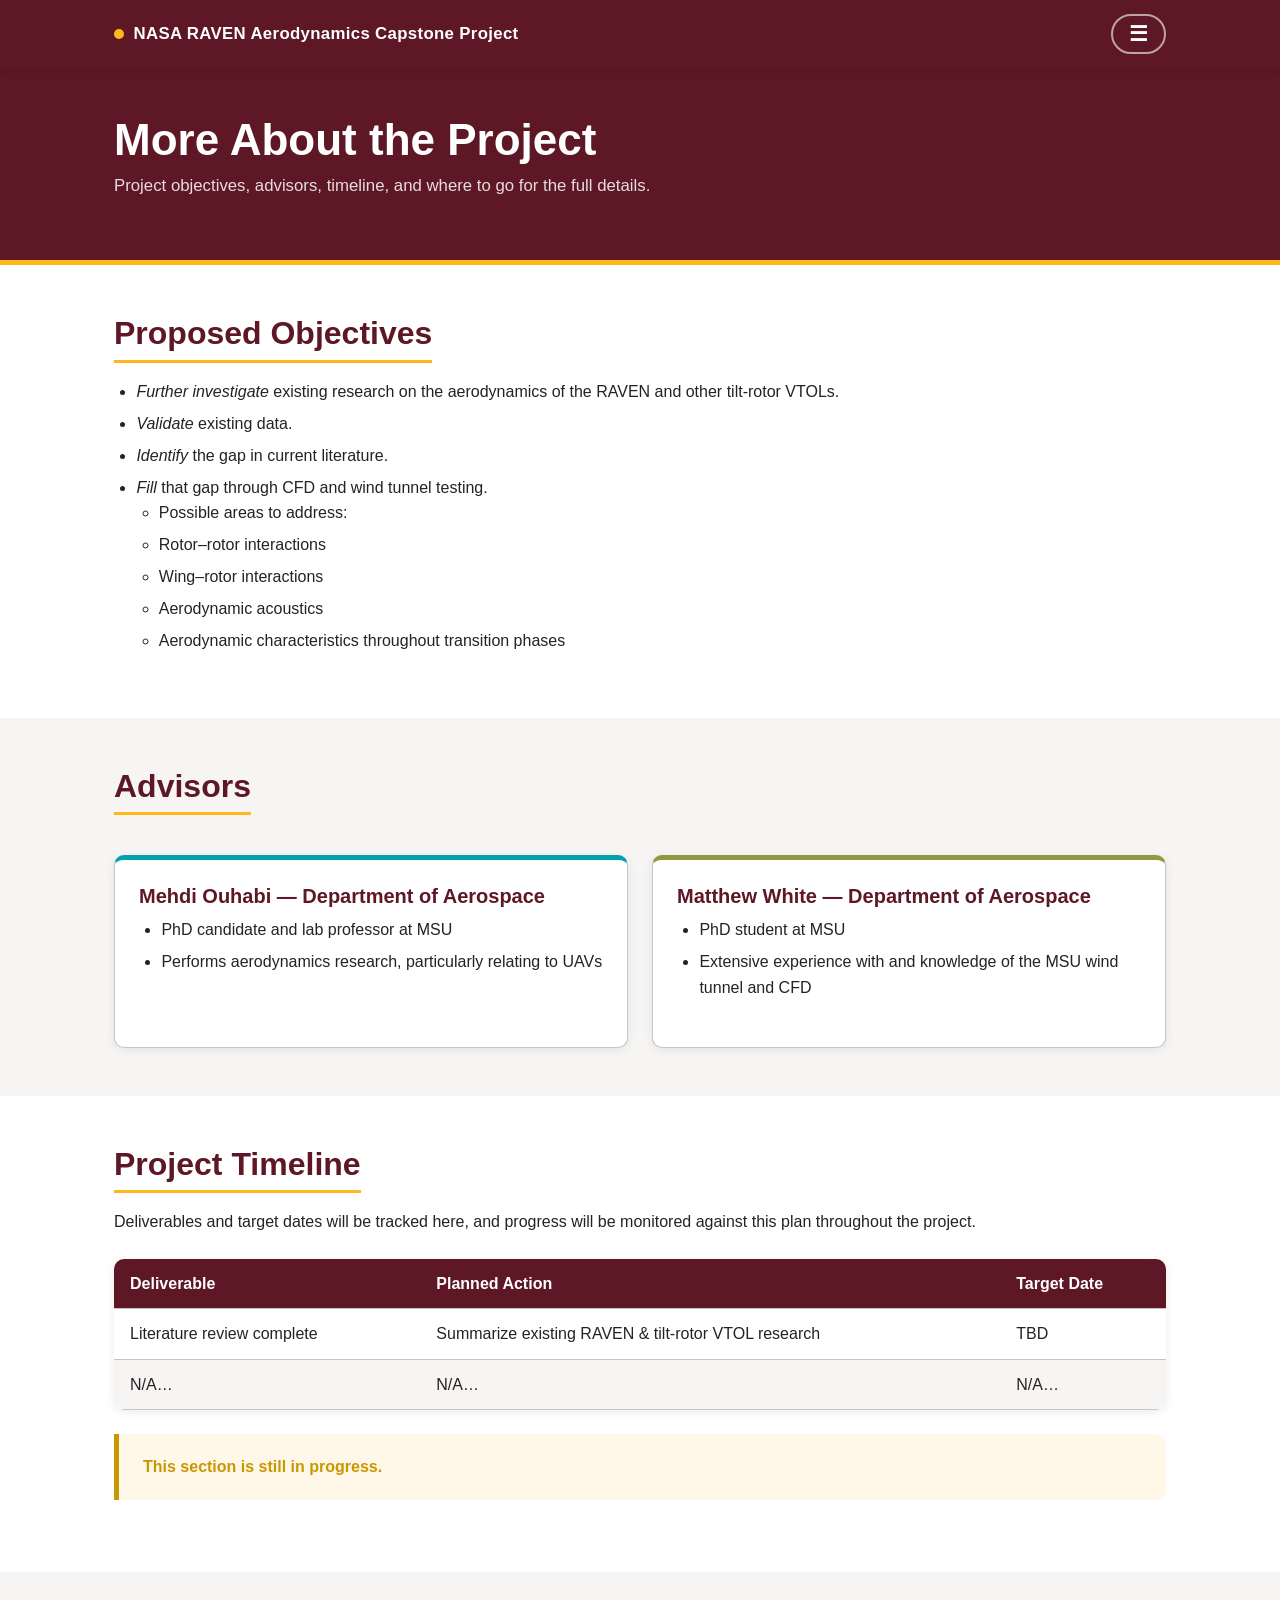
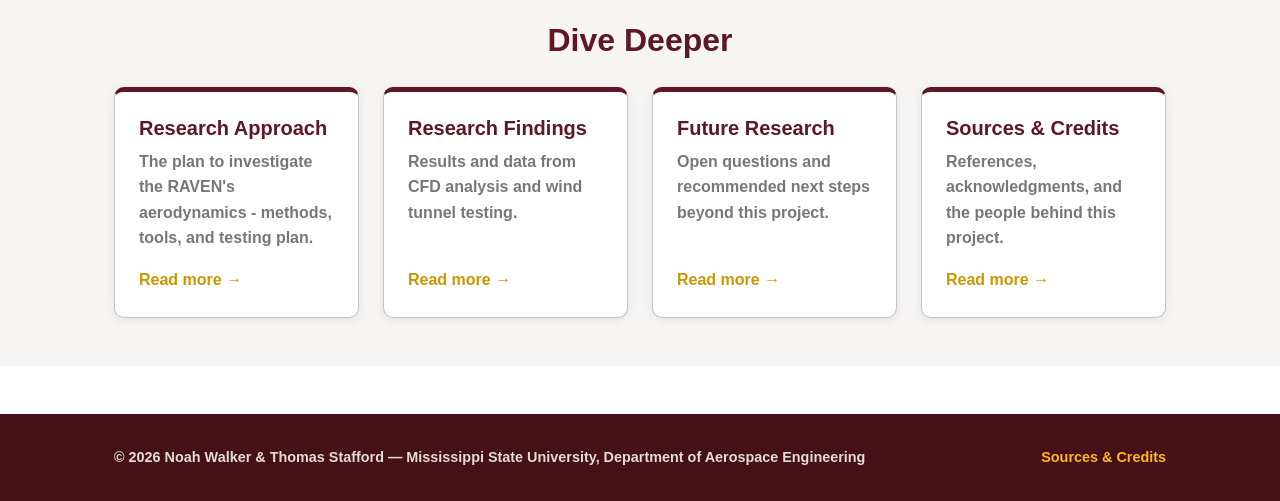
<file: raven-website/project.html>
<!DOCTYPE html>
<!-- ============================================================================
     MORE ABOUT THE PROJECT (project.html)
     ============================================================================
     This page is a "hub": it summarizes Slides 4-6 of the proposal
     (Objectives, Advisors, Project Timeline) and then links out, via four
     button-style cards, to the four detail pages:
       - approach.html   (Research Approach)
       - findings.html   (Research Findings)
       - future.html     (Future Research)
       - sources.html    (Sources & Credits)
     ========================================================================= -->
<html lang="en">
<head>
  <meta charset="UTF-8" />
  <meta name="viewport" content="width=device-width, initial-scale=1.0" />
  <title>More About the Project | NASA RAVEN Aerodynamics Project</title>
  <meta name="description" content="Project objectives, advisors, and timeline for the NASA RAVEN aerodynamics capstone project." />
  <link rel="stylesheet" href="css/style.css" />
</head>
<body>

  <header id="site-header"></header>

  <section class="page-banner">
    <div class="container">
      <h1>More About the Project</h1>
      <p class="page-banner__subtitle">Project objectives, advisors, timeline, and where to go for the full details.</p>
    </div>
  </section>
  <div class="page-banner__accent-bar"></div>

  <!-- ==========================================================================
       OBJECTIVES — Slide 4 content
       ========================================================================== -->
  <section class="section content">
    <div class="container">
      <h2>Proposed Objectives</h2>
      <ul>
        <li><em>Further investigate</em> existing research on the aerodynamics of the RAVEN and other tilt-rotor VTOLs.</li>
        <li><em>Validate</em> existing data.</li>
        <li><em>Identify</em> the gap in current literature.</li>
        <li><em>Fill</em> that gap through CFD and wind tunnel testing.
          <ul>
            <li>Possible areas to address:</li>
            <li>Rotor&ndash;rotor interactions</li>
            <li>Wing&ndash;rotor interactions</li>
            <li>Aerodynamic acoustics</li>
            <li>Aerodynamic characteristics throughout transition phases</li>
          </ul>
        </li>
      </ul>
    </div>
  </section>

  <!-- ==========================================================================
       ADVISORS — Slide 5 content
       ========================================================================== -->
  <section class="section section--alt content">
    <div class="container">
      <h2>Advisors</h2>
      <div class="card-grid">

        <div class="card" style="border-top-color: var(--color-accent-teal);">
          <h3>Mehdi Ouhabi &mdash; Department of Aerospace</h3>
          <ul>
            <li>PhD candidate and lab professor at MSU</li>
            <li>Performs aerodynamics research, particularly relating to UAVs</li>
          </ul>
        </div>

        <div class="card" style="border-top-color: var(--color-accent-olive);">
          <h3>Matthew White &mdash; Department of Aerospace</h3>
          <ul>
            <li>PhD student at MSU</li>
            <li>Extensive experience with and knowledge of the MSU wind tunnel and CFD</li>
          </ul>
        </div>

      </div>
    </div>
  </section>

  <!-- ==========================================================================
       PROJECT TIMELINE — Slide 6 content
       ============================================================================
       The proposal slide asked for a plan of deliverables, target dates, and
       a Gantt chart, but did not include the actual dates yet. Fill in the
       table below with your real deliverables and target dates, or replace
       it with an image of your Gantt chart using the same steps as any
       other figure on this site (see images/README.md).
       ========================================================================= -->
  <section class="section content">
    <div class="container">
      <h2>Project Timeline</h2>
      <p>
        Deliverables and target dates will be tracked here, and progress will be
        monitored against this plan throughout the project.
      </p>

      <!-- EDIT THIS TABLE: replace the placeholder rows with your real deliverables and dates. -->
      <table>
        <thead>
          <tr>
            <th>Deliverable</th>
            <th>Planned Action</th>
            <th>Target Date</th>
          </tr>
        </thead>
        <tbody>
          <tr>
            <td>Literature review complete</td>
            <td>Summarize existing RAVEN &amp; tilt-rotor VTOL research</td>
            <td>TBD</td>
          </tr>
          <tr>
            <td>N/A&hellip;</td>
            <td>N/A&hellip;</td>
            <td>N/A&hellip;</td>
          </tr>
        </tbody>
      </table>

      <div class="callout callout--todo">
        <strong>This section is still in progress.
      </div>
    </div>
  </section>

  <!-- ==========================================================================
       LINKS TO THE FOUR DETAIL PAGES
       ========================================================================== -->
  <section class="section section--alt">
    <div class="container">
      <h2 class="text-center" style="display:block; border-bottom:none;">Dive Deeper</h2>
      <div class="card-grid">

        <a class="card" href="approach.html">
          <h3>Research Approach</h3>
          <p>The plan to investigate the RAVEN's aerodynamics - methods, tools, and testing plan.</p>
          <span class="card__cta">Read more &rarr;</span>
        </a>

        <a class="card" href="findings.html">
          <h3>Research Findings</h3>
          <p>Results and data from CFD analysis and wind tunnel testing.</p>
          <span class="card__cta">Read more &rarr;</span>
        </a>

        <a class="card" href="future.html">
          <h3>Future Research</h3>
          <p>Open questions and recommended next steps beyond this project.</p>
          <span class="card__cta">Read more &rarr;</span>
        </a>

        <a class="card" href="sources.html">
          <h3>Sources &amp; Credits</h3>
          <p>References, acknowledgments, and the people behind this project.</p>
          <span class="card__cta">Read more &rarr;</span>
        </a>

      </div>
    </div>
  </section>

  <footer id="site-footer"></footer>

  <script src="js/main.js"></script>
</body>
</html>
</file>
<file: css/style.css>
/* ============================================================================
   NASA RAVEN AERODYNAMICS PROJECT — SITE STYLESHEET
   ============================================================================
   This is the ONE file that controls the look of every page on the site.
   Every HTML page (index.html, raven.html, project.html, approach.html,
   findings.html, future.html, sources.html) links to this same file, so a
   change made here shows up everywhere automatically.

   HOW THIS FILE IS ORGANIZED (search for these ALL-CAPS headers):
     1. COLOR PALETTE (CSS VARIABLES)  <- change site-wide colors here
     2. RESET & BASE STYLES
     3. LAYOUT HELPERS (containers, spacing)
     4. SITE HEADER + OPTIONS MENU
     5. BUTTONS
     6. HERO SECTION (big banner, used on the Home page)
     7. PAGE BANNER (smaller banner, used on inner pages)
     8. CONTENT SECTIONS (text blocks, lists)
     9. CARDS (used for the "More About the Project" hub links)
     10. FIGURE / IMAGE PLACEHOLDERS
     11. TABLES (timeline / sources)
     12. SITE FOOTER
     13. RESPONSIVE ADJUSTMENTS (small screens)
   ============================================================================ */


/* ============================================================================
   1. COLOR PALETTE (CSS VARIABLES)
   ============================================================================
   These variables come directly from the official MSState color palette PDF.
   Maroon is the PRIMARY color and is used for the header, buttons, headings,
   and every other dominant element on the site, per MSU brand guidelines
   ("Maroon should always be the dominant color in university publications").

   The accent colors are used only in small doses (icons, highlight borders,
   hover states) and are always paired with maroon nearby, exactly as the
   brand guide instructs.

   TO RETHEME THE WHOLE SITE: change the values below. You do not need to
   edit any other file or any individual page.
   ========================================================================= */
:root {
  /* --- MSState primary colors -------------------------------------------- */
  --color-maroon: #5D1725;        /* MSSTATE MAROON — PMS 505 */
  --color-maroon-dark: #451016;   /* A hand-picked darker maroon for hover/active states */
  --color-light-grey: #C1C6C8;    /* MSSTATE LIGHT GREY — PMS 428 */
  --color-dark-grey: #777777;     /* MSSTATE DARK GREY — PMS Cool Grey 9 */

  /* --- MSState accent colors (use sparingly, always next to maroon) ------ */
  --color-accent-khaki: #A69F88;      /* PMS 7536 */
  --color-accent-rust: #A9431E;       /* PMS 1675 */
  --color-accent-teal: #00A3AD;       /* PMS 7467 */
  --color-accent-purple: #642F6C;     /* PMS 520 */
  --color-accent-olive: #8F993E;      /* PMS 7495 */
  --color-accent-brown: #6E4C1E;      /* PMS 1405 */
  --color-accent-tan: #DAC79D;        /* PMS 7501 */
  --color-accent-gold: #FFB81C;       /* PMS 1235 */
  --color-accent-darkgold: #C99700;   /* PMS 117 */
  --color-accent-yellowgreen: #B7BF10;/* PMS 583 */

  /* --- Semantic aliases: the names actually used throughout this file ---- */
  /* Changing these two lines changes the "brand color" of the whole site.  */
  --color-primary: var(--color-maroon);
  --color-primary-hover: var(--color-maroon-dark);

  /* The single accent color used for buttons/highlights on light content.  */
  /* Swap this for any --color-accent-* above if you want a different look. */
  --color-accent: var(--color-accent-gold);
  --color-accent-hover: var(--color-accent-darkgold);

  /* Neutral tones used for backgrounds and text (kept off pure black/white
     to stay consistent with the grey tones in the official palette). */
  --color-bg: #FFFFFF;
  --color-bg-alt: #F6F5F3;   /* very light neutral for alternating sections */
  --color-text: #262223;
  --color-text-muted: var(--color-dark-grey);
  --color-border: var(--color-light-grey);

  /* Spacing + shape tokens used across the site for consistency */
  --radius: 10px;
  --shadow-soft: 0 2px 10px rgba(0, 0, 0, 0.08);
  --shadow-medium: 0 6px 20px rgba(0, 0, 0, 0.12);
  --max-width: 1100px;
}


/* ============================================================================
   2. RESET & BASE STYLES
   ============================================================================ */
* {
  box-sizing: border-box;
}

html {
  scroll-behavior: smooth;
}

body {
  margin: 0;
  font-family: "Segoe UI", Roboto, Helvetica, Arial, sans-serif;
  color: var(--color-text);
  background-color: var(--color-bg);
  line-height: 1.6;
  -webkit-font-smoothing: antialiased;
}

h1, h2, h3, h4 {
  color: var(--color-primary);
  line-height: 1.25;
  margin-top: 0;
}

h1 { font-size: clamp(1.9rem, 4vw, 2.75rem); }
h2 { font-size: clamp(1.5rem, 3vw, 2rem); }
h3 { font-size: 1.25rem; }

p {
  margin: 0 0 1rem 0;
}

a {
  color: var(--color-primary);
}

a:hover {
  color: var(--color-primary-hover);
}

ul, ol {
  margin: 0 0 1rem 0;
  padding-left: 1.4rem;
}

li {
  margin-bottom: 0.4rem;
}

img {
  max-width: 100%;
  height: auto;
  display: block;
}

/* Visible focus outline everywhere, for keyboard and accessibility */
a:focus-visible,
button:focus-visible {
  outline: 3px solid var(--color-accent);
  outline-offset: 2px;
}


/* ============================================================================
   3. LAYOUT HELPERS
   ============================================================================ */
.container {
  max-width: var(--max-width);
  margin: 0 auto;
  padding: 0 1.5rem;
}

.section {
  padding: 3rem 0;
}

.section--alt {
  background-color: var(--color-bg-alt);
}

.text-center {
  text-align: center;
}

.stack {
  display: flex;
  flex-direction: column;
  gap: 1rem;
}


/* ============================================================================
   4. SITE HEADER + OPTIONS MENU
   ============================================================================
   NOTE: The actual header content (site title + Options button + dropdown
   list of pages) is generated by js/main.js from ONE list of pages, and
   dropped into the empty <header id="site-header"></header> element that
   sits at the top of every page. See js/main.js if you want to add or
   rename a page in the menu — you only have to edit it in that one file.
   ========================================================================= */
#site-header {
  background-color: var(--color-primary);
  color: #fff;
  position: sticky;
  top: 0;
  z-index: 100;
  box-shadow: var(--shadow-soft);
}

.site-header__bar {
  max-width: var(--max-width);
  margin: 0 auto;
  padding: 0.85rem 1.5rem;
  display: flex;
  align-items: center;
  justify-content: space-between;
  gap: 1rem;
}

.site-header__brand {
  display: flex;
  align-items: center;
  gap: 0.6rem;
  color: #fff;
  text-decoration: none;
  font-weight: 700;
  font-size: 1.05rem;
  letter-spacing: 0.02em;
}

.site-header__brand:hover {
  color: var(--color-accent);
}

.site-header__brand-mark {
  display: inline-block;
  width: 10px;
  height: 10px;
  border-radius: 50%;
  background-color: var(--color-accent);
  flex-shrink: 0;
}

/* --- Options button (top-right on every page) -------------------------- */
.options {
  position: relative;
}

.options__button {
  display: inline-flex;
  align-items: center;
  gap: 0.4rem;
  background-color: transparent;
  color: #fff;
  border: 2px solid rgba(255, 255, 255, 0.6);
  border-radius: 999px;
  padding: 0.5rem 1rem;
  font-size: 0.95rem;
  font-weight: 600;
  cursor: pointer;
  transition: background-color 0.15s ease, border-color 0.15s ease;
}

.options__button:hover,
.options__button[aria-expanded="true"] {
  background-color: rgba(255, 255, 255, 0.12);
  border-color: var(--color-accent);
}

.options__caret {
  transition: transform 0.15s ease;
}

.options__button[aria-expanded="true"] .options__caret {
  transform: rotate(180deg);
}

.options__menu {
  position: absolute;
  top: calc(100% + 0.5rem);
  right: 0;
  min-width: 240px;
  background-color: #fff;
  color: var(--color-text);
  border-radius: var(--radius);
  box-shadow: var(--shadow-medium);
  padding: 0.5rem;
  list-style: none;
  margin: 0;
}

.options__menu[hidden] {
  display: none;
}

.options__menu li + li {
  margin-top: 2px;
}

.options__menu a {
  display: block;
  padding: 0.6rem 0.75rem;
  border-radius: 6px;
  text-decoration: none;
  color: var(--color-text);
  font-weight: 500;
}

.options__menu a:hover,
.options__menu a:focus-visible {
  background-color: var(--color-bg-alt);
  color: var(--color-primary);
}

.options__menu a[aria-current="page"] {
  background-color: var(--color-primary);
  color: #fff;
}

.options__menu a[aria-current="page"]:hover {
  background-color: var(--color-primary-hover);
}


/* ============================================================================
   5. BUTTONS
   ============================================================================
   Use these classes on <a> or <button> elements. ".btn" is the base class;
   add ONE modifier class for the color style you want.
   ========================================================================= */
.btn {
  display: inline-flex;
  align-items: center;
  justify-content: center;
  gap: 0.5rem;
  padding: 0.85rem 1.6rem;
  border-radius: 999px;
  font-size: 1rem;
  font-weight: 700;
  text-decoration: none;
  border: 2px solid transparent;
  cursor: pointer;
  transition: transform 0.12s ease, box-shadow 0.12s ease, background-color 0.12s ease;
}

.btn:hover {
  transform: translateY(-2px);
  box-shadow: var(--shadow-soft);
}

/* Primary = solid maroon. Use for the most important action on a page. */
.btn--primary {
  background-color: var(--color-primary);
  border-color: var(--color-primary);
  color: #fff;
}

.btn--primary:hover {
  background-color: var(--color-primary-hover);
  border-color: var(--color-primary-hover);
  color: #fff;
}

/* Outline = maroon border, transparent fill. Use for secondary actions,
   or on top of the dark hero banner. */
.btn--outline {
  background-color: transparent;
  border-color: currentColor;
  color: var(--color-primary);
}

.btn--outline:hover {
  background-color: var(--color-primary);
  color: #fff;
}

/* Use on the dark maroon hero background so text stays readable. */
.btn--outline-light {
  background-color: transparent;
  border-color: #fff;
  color: #fff;
}

.btn--outline-light:hover {
  background-color: #fff;
  color: var(--color-primary);
}

/* Accent = gold. Use very sparingly for a single "pop" call-to-action. */
.btn--accent {
  background-color: var(--color-accent);
  border-color: var(--color-accent);
  color: var(--color-maroon-dark);
}

.btn--accent:hover {
  background-color: var(--color-accent-hover);
  border-color: var(--color-accent-hover);
}

.btn-row {
  display: flex;
  flex-wrap: wrap;
  gap: 1rem;
}


/* ============================================================================
   6. HERO SECTION (big banner — used at the top of index.html)
   ============================================================================ */
.hero {
  background-color: var(--color-primary);
  background-image: linear-gradient(135deg, var(--color-maroon) 0%, var(--color-maroon-dark) 100%);
  color: #fff;
  padding: 4.5rem 0 3.5rem;
}

.hero h1 {
  color: #fff;
  margin-bottom: 0.75rem;
}

.hero__subtitle {
  font-size: 1.15rem;
  color: rgba(255, 255, 255, 0.88);
  margin-bottom: 0.5rem;
}

.hero__meta {
  color: rgba(255, 255, 255, 0.7);
  font-size: 0.95rem;
  margin-bottom: 2rem;
}

.hero__logo-slot {
  margin-bottom: 1.5rem;
}


/* ============================================================================
   7. PAGE BANNER (smaller banner — used at the top of inner pages)
   ============================================================================ */
.page-banner {
  background-color: var(--color-primary);
  color: #fff;
  padding: 2.75rem 0;
}

.page-banner h1 {
  color: #fff;
  margin-bottom: 0.4rem;
}

.page-banner__subtitle {
  color: rgba(255, 255, 255, 0.85);
  font-size: 1.05rem;
  max-width: 65ch;
}

/* Thin gold accent rule under page banners — a small, brand-approved touch
   of accent color paired directly with maroon. */
.page-banner__accent-bar {
  height: 5px;
  background-color: var(--color-accent);
}


/* ============================================================================
   8. CONTENT SECTIONS
   ============================================================================ */
.content h2 {
  border-bottom: 3px solid var(--color-accent);
  padding-bottom: 0.4rem;
  display: inline-block;
  margin-bottom: 1rem;
}

.content h3 {
  color: var(--color-maroon-dark);
  margin-bottom: 0.5rem;
}

.callout {
  background-color: var(--color-bg-alt);
  border-left: 5px solid var(--color-primary);
  border-radius: 0 var(--radius) var(--radius) 0;
  padding: 1.25rem 1.5rem;
  margin: 1.5rem 0;
}

.callout--todo {
  border-left-color: var(--color-accent-darkgold);
  background-color: #FFF8E8;
}

.callout--todo strong {
  color: var(--color-accent-darkgold);
}

.tag {
  display: inline-block;
  background-color: var(--color-accent-teal);
  color: #fff;
  font-size: 0.75rem;
  font-weight: 700;
  text-transform: uppercase;
  letter-spacing: 0.04em;
  padding: 0.25rem 0.6rem;
  border-radius: 999px;
  margin-bottom: 0.75rem;
}


/* ============================================================================
   9. CARDS (used on the "More About the Project" hub page)
   ============================================================================ */
.card-grid {
  display: grid;
  grid-template-columns: repeat(auto-fit, minmax(230px, 1fr));
  gap: 1.5rem;
  margin-top: 1.5rem;
}

.card {
  display: flex;
  flex-direction: column;
  background-color: #fff;
  border: 1px solid var(--color-border);
  border-top: 5px solid var(--color-primary);
  border-radius: var(--radius);
  padding: 1.5rem;
  text-decoration: none;
  color: var(--color-text);
  box-shadow: var(--shadow-soft);
  transition: transform 0.15s ease, box-shadow 0.15s ease;
}

.card:hover {
  transform: translateY(-4px);
  box-shadow: var(--shadow-medium);
}

.card h3 {
  color: var(--color-primary);
  margin-bottom: 0.5rem;
}

.card p {
  color: var(--color-text-muted);
  margin-bottom: 1rem;
  flex-grow: 1;
}

.card__cta {
  font-weight: 700;
  color: var(--color-accent-darkgold);
}

.card:hover .card__cta {
  color: var(--color-accent);
}

/* Two large "hub" cards on the home page (RAVEN / Project) */
.hub-grid {
  display: grid;
  grid-template-columns: repeat(auto-fit, minmax(280px, 1fr));
  gap: 1.5rem;
}

.hub-card {
  display: block;
  background-color: #fff;
  border: 1px solid var(--color-border);
  border-radius: var(--radius);
  padding: 2rem;
  text-decoration: none;
  color: var(--color-text);
  box-shadow: var(--shadow-soft);
  transition: transform 0.15s ease, box-shadow 0.15s ease, border-color 0.15s ease;
}

.hub-card:hover {
  transform: translateY(-4px);
  box-shadow: var(--shadow-medium);
  border-color: var(--color-primary);
}

.hub-card h2 {
  border-bottom: none;
  color: var(--color-primary);
  margin-bottom: 0.6rem;
}

.hub-card p {
  color: var(--color-text-muted);
}

.hub-card__cta {
  display: inline-flex;
  align-items: center;
  gap: 0.4rem;
  font-weight: 700;
  color: var(--color-primary);
  margin-top: 0.75rem;
}


/* ============================================================================
   10. FIGURE / IMAGE PLACEHOLDERS
   ============================================================================
   These dashed boxes mark exactly where a photo, diagram, or chart should
   go. See images/README.md and the HTML comments above each placeholder in
   every page for the exact code to paste in to replace them with a real
   <img>. Once you add your image and delete the placeholder div, none of
   these placeholder styles apply to your real image.
   ========================================================================= */
.figure-placeholder {
  border: 3px dashed var(--color-accent-khaki);
  background-color: var(--color-bg-alt);
  border-radius: var(--radius);
  padding: 2.5rem 1.5rem;
  text-align: center;
  color: var(--color-text-muted);
  margin: 1.5rem 0;
}

.figure-placeholder__label {
  display: inline-block;
  font-weight: 700;
  color: var(--color-primary);
  border: 2px solid var(--color-primary);
  border-radius: 999px;
  padding: 0.3rem 0.9rem;
  margin-bottom: 0.75rem;
  font-size: 0.85rem;
  letter-spacing: 0.03em;
  text-transform: uppercase;
}

.figure-placeholder p {
  margin: 0.25rem 0;
}

.figure-placeholder__hint {
  font-size: 0.85rem;
  font-style: italic;
}

/* Styling applied automatically once you insert a real <figure><img></figure> */
.figure {
  margin: 1.5rem 0;
  text-align: center;
}

.figure img {
  border-radius: var(--radius);
  box-shadow: var(--shadow-soft);
  margin: 0 auto;
}

.figure figcaption {
  margin-top: 0.6rem;
  font-size: 0.9rem;
  color: var(--color-text-muted);
  font-style: italic;
}

.figure-row {
  display: grid;
  grid-template-columns: repeat(auto-fit, minmax(260px, 1fr));
  gap: 1.5rem;
  align-items: start;
}


/* ============================================================================
   11. TABLES (timeline / sources / references)
   ============================================================================ */
table {
  width: 100%;
  border-collapse: collapse;
  margin: 1.5rem 0;
  box-shadow: var(--shadow-soft);
  border-radius: var(--radius);
  overflow: hidden;
}

th, td {
  text-align: left;
  padding: 0.75rem 1rem;
  border-bottom: 1px solid var(--color-border);
}

th {
  background-color: var(--color-primary);
  color: #fff;
  font-weight: 700;
}

tr:nth-child(even) td {
  background-color: var(--color-bg-alt);
}


/* ============================================================================
   12. SITE FOOTER
   ============================================================================
   Like the header, the footer's content is generated by js/main.js so it
   stays identical on every page automatically.
   ========================================================================= */
#site-footer {
  background-color: var(--color-maroon-dark);
  color: rgba(255, 255, 255, 0.85);
  margin-top: 3rem;
}

.site-footer__bar {
  max-width: var(--max-width);
  margin: 0 auto;
  padding: 2rem 1.5rem;
  display: flex;
  flex-wrap: wrap;
  justify-content: space-between;
  gap: 1rem;
  font-size: 0.9rem;
}

.site-footer__bar a {
  color: var(--color-accent);
  text-decoration: none;
}

.site-footer__bar a:hover {
  text-decoration: underline;
}


/* ============================================================================
   13. RESPONSIVE ADJUSTMENTS
   ============================================================================ */
@media (max-width: 640px) {
  .site-header__brand span.site-header__brand-text {
    display: none; /* keep just the mark + "Menu" button on very small screens */
  }

  .hero {
    padding: 3rem 0 2.5rem;
  }

  .section {
    padding: 2rem 0;
  }

  .btn-row {
    flex-direction: column;
    align-items: stretch;
  }
}
</file>
<file: raven-website/css/style.css>
/* ============================================================================
   NASA RAVEN AERODYNAMICS PROJECT — SITE STYLESHEET
   ============================================================================
   This is the ONE file that controls the look of every page on the site.
   Every HTML page (index.html, raven.html, project.html, approach.html,
   findings.html, future.html, sources.html) links to this same file, so a
   change made here shows up everywhere automatically.

   HOW THIS FILE IS ORGANIZED (search for these ALL-CAPS headers):
     1. COLOR PALETTE (CSS VARIABLES)  <- change site-wide colors here
     2. RESET & BASE STYLES
     3. LAYOUT HELPERS (containers, spacing)
     4. SITE HEADER + OPTIONS MENU
     5. BUTTONS
     6. HERO SECTION (big banner, used on the Home page)
     7. PAGE BANNER (smaller banner, used on inner pages)
     8. CONTENT SECTIONS (text blocks, lists)
     9. CARDS (used for the "More About the Project" hub links)
     10. FIGURE / IMAGE PLACEHOLDERS
     11. TABLES (timeline / sources)
     12. SITE FOOTER
     13. RESPONSIVE ADJUSTMENTS (small screens)
   ============================================================================ */


/* ============================================================================
   1. COLOR PALETTE (CSS VARIABLES)
   ============================================================================
   These variables come directly from the official MSState color palette PDF.
   Maroon is the PRIMARY color and is used for the header, buttons, headings,
   and every other dominant element on the site, per MSU brand guidelines
   ("Maroon should always be the dominant color in university publications").

   The accent colors are used only in small doses (icons, highlight borders,
   hover states) and are always paired with maroon nearby, exactly as the
   brand guide instructs.

   TO RETHEME THE WHOLE SITE: change the values below. You do not need to
   edit any other file or any individual page.
   ========================================================================= */
:root {
  /* --- MSState primary colors -------------------------------------------- */
  --color-maroon: #5D1725;        /* MSSTATE MAROON — PMS 505 */
  --color-maroon-dark: #451016;   /* A hand-picked darker maroon for hover/active states */
  --color-light-grey: #C1C6C8;    /* MSSTATE LIGHT GREY — PMS 428 */
  --color-dark-grey: #777777;     /* MSSTATE DARK GREY — PMS Cool Grey 9 */

  /* --- MSState accent colors (use sparingly, always next to maroon) ------ */
  --color-accent-khaki: #A69F88;      /* PMS 7536 */
  --color-accent-rust: #A9431E;       /* PMS 1675 */
  --color-accent-teal: #00A3AD;       /* PMS 7467 */
  --color-accent-purple: #642F6C;     /* PMS 520 */
  --color-accent-olive: #8F993E;      /* PMS 7495 */
  --color-accent-brown: #6E4C1E;      /* PMS 1405 */
  --color-accent-tan: #DAC79D;        /* PMS 7501 */
  --color-accent-gold: #FFB81C;       /* PMS 1235 */
  --color-accent-darkgold: #C99700;   /* PMS 117 */
  --color-accent-yellowgreen: #B7BF10;/* PMS 583 */

  /* --- Semantic aliases: the names actually used throughout this file ---- */
  /* Changing these two lines changes the "brand color" of the whole site.  */
  --color-primary: var(--color-maroon);
  --color-primary-hover: var(--color-maroon-dark);

  /* The single accent color used for buttons/highlights on light content.  */
  /* Swap this for any --color-accent-* above if you want a different look. */
  --color-accent: var(--color-accent-gold);
  --color-accent-hover: var(--color-accent-darkgold);

  /* Neutral tones used for backgrounds and text (kept off pure black/white
     to stay consistent with the grey tones in the official palette). */
  --color-bg: #FFFFFF;
  --color-bg-alt: #F6F5F3;   /* very light neutral for alternating sections */
  --color-text: #262223;
  --color-text-muted: var(--color-dark-grey);
  --color-border: var(--color-light-grey);

  /* Spacing + shape tokens used across the site for consistency */
  --radius: 10px;
  --shadow-soft: 0 2px 10px rgba(0, 0, 0, 0.08);
  --shadow-medium: 0 6px 20px rgba(0, 0, 0, 0.12);
  --max-width: 1100px;
}


/* ============================================================================
   2. RESET & BASE STYLES
   ============================================================================ */
* {
  box-sizing: border-box;
}

html {
  scroll-behavior: smooth;
}

body {
  margin: 0;
  font-family: "Segoe UI", Roboto, Helvetica, Arial, sans-serif;
  color: var(--color-text);
  background-color: var(--color-bg);
  line-height: 1.6;
  -webkit-font-smoothing: antialiased;
}

h1, h2, h3, h4 {
  color: var(--color-primary);
  line-height: 1.25;
  margin-top: 0;
}

h1 { font-size: clamp(1.9rem, 4vw, 2.75rem); }
h2 { font-size: clamp(1.5rem, 3vw, 2rem); }
h3 { font-size: 1.25rem; }

p {
  margin: 0 0 1rem 0;
}

a {
  color: var(--color-primary);
}

a:hover {
  color: var(--color-primary-hover);
}

ul, ol {
  margin: 0 0 1rem 0;
  padding-left: 1.4rem;
}

li {
  margin-bottom: 0.4rem;
}

img {
  max-width: 100%;
  height: auto;
  display: block;
}

/* Visible focus outline everywhere, for keyboard and accessibility */
a:focus-visible,
button:focus-visible {
  outline: 3px solid var(--color-accent);
  outline-offset: 2px;
}


/* ============================================================================
   3. LAYOUT HELPERS
   ============================================================================ */
.container {
  max-width: var(--max-width);
  margin: 0 auto;
  padding: 0 1.5rem;
}

.section {
  padding: 3rem 0;
}

.section--alt {
  background-color: var(--color-bg-alt);
}

.text-center {
  text-align: center;
}

.stack {
  display: flex;
  flex-direction: column;
  gap: 1rem;
}


/* ============================================================================
   4. SITE HEADER + OPTIONS MENU
   ============================================================================
   NOTE: The actual header content (site title + Options button + dropdown
   list of pages) is generated by js/main.js from ONE list of pages, and
   dropped into the empty <header id="site-header"></header> element that
   sits at the top of every page. See js/main.js if you want to add or
   rename a page in the menu — you only have to edit it in that one file.
   ========================================================================= */
#site-header {
  background-color: var(--color-primary);
  color: #fff;
  position: sticky;
  top: 0;
  z-index: 100;
  box-shadow: var(--shadow-soft);
}

.site-header__bar {
  max-width: var(--max-width);
  margin: 0 auto;
  padding: 0.85rem 1.5rem;
  display: flex;
  align-items: center;
  justify-content: space-between;
  gap: 1rem;
}

.site-header__brand {
  display: flex;
  align-items: center;
  gap: 0.6rem;
  color: #fff;
  text-decoration: none;
  font-weight: 700;
  font-size: 1.05rem;
  letter-spacing: 0.02em;
}

.site-header__brand:hover {
  color: var(--color-accent);
}

.site-header__brand-mark {
  display: inline-block;
  width: 10px;
  height: 10px;
  border-radius: 50%;
  background-color: var(--color-accent);
  flex-shrink: 0;
}

/* --- Options button (top-right on every page) -------------------------- */
.options {
  position: relative;
}

.options__button {
  display: inline-flex;
  align-items: center;
  gap: 0.4rem;
  background-color: transparent;
  color: #fff;
  border: 2px solid rgba(255, 255, 255, 0.6);
  border-radius: 999px;
  padding: 0.5rem 1rem;
  font-size: 0.95rem;
  font-weight: 600;
  cursor: pointer;
  transition: background-color 0.15s ease, border-color 0.15s ease;
}

.options__button:hover,
.options__button[aria-expanded="true"] {
  background-color: rgba(255, 255, 255, 0.12);
  border-color: var(--color-accent);
}

.options__caret {
  transition: transform 0.15s ease;
}

.options__button[aria-expanded="true"] .options__caret {
  transform: rotate(180deg);
}

.options__menu {
  position: absolute;
  top: calc(100% + 0.5rem);
  right: 0;
  min-width: 240px;
  background-color: #fff;
  color: var(--color-text);
  border-radius: var(--radius);
  box-shadow: var(--shadow-medium);
  padding: 0.5rem;
  list-style: none;
  margin: 0;
}

.options__menu[hidden] {
  display: none;
}

.options__menu li + li {
  margin-top: 2px;
}

.options__menu a {
  display: block;
  padding: 0.6rem 0.75rem;
  border-radius: 6px;
  text-decoration: none;
  color: var(--color-text);
  font-weight: 500;
}

.options__menu a:hover,
.options__menu a:focus-visible {
  background-color: var(--color-bg-alt);
  color: var(--color-primary);
}

.options__menu a[aria-current="page"] {
  background-color: var(--color-primary);
  color: #fff;
}

.options__menu a[aria-current="page"]:hover {
  background-color: var(--color-primary-hover);
}


/* ============================================================================
   5. BUTTONS
   ============================================================================
   Use these classes on <a> or <button> elements. ".btn" is the base class;
   add ONE modifier class for the color style you want.
   ========================================================================= */
.btn {
  display: inline-flex;
  align-items: center;
  justify-content: center;
  gap: 0.5rem;
  padding: 0.85rem 1.6rem;
  border-radius: 999px;
  font-size: 1rem;
  font-weight: 700;
  text-decoration: none;
  border: 2px solid transparent;
  cursor: pointer;
  transition: transform 0.12s ease, box-shadow 0.12s ease, background-color 0.12s ease;
}

.btn:hover {
  transform: translateY(-2px);
  box-shadow: var(--shadow-soft);
}

/* Primary = solid maroon. Use for the most important action on a page. */
.btn--primary {
  background-color: var(--color-primary);
  border-color: var(--color-primary);
  color: #fff;
}

.btn--primary:hover {
  background-color: var(--color-primary-hover);
  border-color: var(--color-primary-hover);
  color: #fff;
}

/* Outline = maroon border, transparent fill. Use for secondary actions,
   or on top of the dark hero banner. */
.btn--outline {
  background-color: transparent;
  border-color: currentColor;
  color: var(--color-primary);
}

.btn--outline:hover {
  background-color: var(--color-primary);
  color: #fff;
}

/* Use on the dark maroon hero background so text stays readable. */
.btn--outline-light {
  background-color: transparent;
  border-color: #fff;
  color: #fff;
}

.btn--outline-light:hover {
  background-color: #fff;
  color: var(--color-primary);
}

/* Accent = gold. Use very sparingly for a single "pop" call-to-action. */
.btn--accent {
  background-color: var(--color-accent);
  border-color: var(--color-accent);
  color: var(--color-maroon-dark);
}

.btn--accent:hover {
  background-color: var(--color-accent-hover);
  border-color: var(--color-accent-hover);
}

.btn-row {
  display: flex;
  flex-wrap: wrap;
  gap: 1rem;
}


/* ============================================================================
   6. HERO SECTION (big banner — used at the top of index.html)
   ============================================================================ */
.hero {
  background-color: var(--color-primary);
  background-image: linear-gradient(135deg, var(--color-maroon) 0%, var(--color-maroon-dark) 100%);
  color: #fff;
  padding: 4.5rem 0 3.5rem;
}

.hero h1 {
  color: #fff;
  margin-bottom: 0.75rem;
}

.hero__subtitle {
  font-size: 1.15rem;
  color: rgba(255, 255, 255, 0.88);
  margin-bottom: 0.5rem;
}

.hero__meta {
  color: rgba(255, 255, 255, 0.7);
  font-size: 0.95rem;
  margin-bottom: 2rem;
}

.hero__logo-slot {
  margin-bottom: 1.5rem;
}


/* ============================================================================
   7. PAGE BANNER (smaller banner — used at the top of inner pages)
   ============================================================================ */
.page-banner {
  background-color: var(--color-primary);
  color: #fff;
  padding: 2.75rem 0;
}

.page-banner h1 {
  color: #fff;
  margin-bottom: 0.4rem;
}

.page-banner__subtitle {
  color: rgba(255, 255, 255, 0.85);
  font-size: 1.05rem;
  max-width: 65ch;
}

/* Thin gold accent rule under page banners — a small, brand-approved touch
   of accent color paired directly with maroon. */
.page-banner__accent-bar {
  height: 5px;
  background-color: var(--color-accent);
}


/* ============================================================================
   8. CONTENT SECTIONS
   ============================================================================ */
.content h2 {
  border-bottom: 3px solid var(--color-accent);
  padding-bottom: 0.4rem;
  display: inline-block;
  margin-bottom: 1rem;
}

.content h3 {
  color: var(--color-maroon-dark);
  margin-bottom: 0.5rem;
}

.callout {
  background-color: var(--color-bg-alt);
  border-left: 5px solid var(--color-primary);
  border-radius: 0 var(--radius) var(--radius) 0;
  padding: 1.25rem 1.5rem;
  margin: 1.5rem 0;
}

.callout--todo {
  border-left-color: var(--color-accent-darkgold);
  background-color: #FFF8E8;
}

.callout--todo strong {
  color: var(--color-accent-darkgold);
}

.tag {
  display: inline-block;
  background-color: var(--color-accent-teal);
  color: #fff;
  font-size: 0.75rem;
  font-weight: 700;
  text-transform: uppercase;
  letter-spacing: 0.04em;
  padding: 0.25rem 0.6rem;
  border-radius: 999px;
  margin-bottom: 0.75rem;
}


/* ============================================================================
   9. CARDS (used on the "More About the Project" hub page)
   ============================================================================ */
.card-grid {
  display: grid;
  grid-template-columns: repeat(auto-fit, minmax(230px, 1fr));
  gap: 1.5rem;
  margin-top: 1.5rem;
}

.card {
  display: flex;
  flex-direction: column;
  background-color: #fff;
  border: 1px solid var(--color-border);
  border-top: 5px solid var(--color-primary);
  border-radius: var(--radius);
  padding: 1.5rem;
  text-decoration: none;
  color: var(--color-text);
  box-shadow: var(--shadow-soft);
  transition: transform 0.15s ease, box-shadow 0.15s ease;
}

.card:hover {
  transform: translateY(-4px);
  box-shadow: var(--shadow-medium);
}

.card h3 {
  color: var(--color-primary);
  margin-bottom: 0.5rem;
}

.card p {
  color: var(--color-text-muted);
  margin-bottom: 1rem;
  flex-grow: 1;
}

.card__cta {
  font-weight: 700;
  color: var(--color-accent-darkgold);
}

.card:hover .card__cta {
  color: var(--color-accent);
}

/* Two large "hub" cards on the home page (RAVEN / Project) */
.hub-grid {
  display: grid;
  grid-template-columns: repeat(auto-fit, minmax(280px, 1fr));
  gap: 1.5rem;
}

.hub-card {
  display: block;
  background-color: #fff;
  border: 1px solid var(--color-border);
  border-radius: var(--radius);
  padding: 2rem;
  text-decoration: none;
  color: var(--color-text);
  box-shadow: var(--shadow-soft);
  transition: transform 0.15s ease, box-shadow 0.15s ease, border-color 0.15s ease;
}

.hub-card:hover {
  transform: translateY(-4px);
  box-shadow: var(--shadow-medium);
  border-color: var(--color-primary);
}

.hub-card h2 {
  border-bottom: none;
  color: var(--color-primary);
  margin-bottom: 0.6rem;
}

.hub-card p {
  color: var(--color-text-muted);
}

.hub-card__cta {
  display: inline-flex;
  align-items: center;
  gap: 0.4rem;
  font-weight: 700;
  color: var(--color-primary);
  margin-top: 0.75rem;
}


/* ============================================================================
   10. FIGURE / IMAGE PLACEHOLDERS
   ============================================================================
   These dashed boxes mark exactly where a photo, diagram, or chart should
   go. See images/README.md and the HTML comments above each placeholder in
   every page for the exact code to paste in to replace them with a real
   <img>. Once you add your image and delete the placeholder div, none of
   these placeholder styles apply to your real image.
   ========================================================================= */
.figure-placeholder {
  border: 3px dashed var(--color-accent-khaki);
  background-color: var(--color-bg-alt);
  border-radius: var(--radius);
  padding: 2.5rem 1.5rem;
  text-align: center;
  color: var(--color-text-muted);
  margin: 1.5rem 0;
}

.figure-placeholder__label {
  display: inline-block;
  font-weight: 700;
  color: var(--color-primary);
  border: 2px solid var(--color-primary);
  border-radius: 999px;
  padding: 0.3rem 0.9rem;
  margin-bottom: 0.75rem;
  font-size: 0.85rem;
  letter-spacing: 0.03em;
  text-transform: uppercase;
}

.figure-placeholder p {
  margin: 0.25rem 0;
}

.figure-placeholder__hint {
  font-size: 0.85rem;
  font-style: italic;
}

/* Styling applied automatically once you insert a real <figure><img></figure> */
.figure {
  margin: 1.5rem 0;
  text-align: center;
}

.figure img {
  border-radius: var(--radius);
  box-shadow: var(--shadow-soft);
  margin: 0 auto;
}

.figure figcaption {
  margin-top: 0.6rem;
  font-size: 0.9rem;
  color: var(--color-text-muted);
  font-style: italic;
}

.figure-row {
  display: grid;
  grid-template-columns: repeat(auto-fit, minmax(260px, 1fr));
  gap: 1.5rem;
  align-items: start;
}


/* ============================================================================
   11. TABLES (timeline / sources / references)
   ============================================================================ */
table {
  width: 100%;
  border-collapse: collapse;
  margin: 1.5rem 0;
  box-shadow: var(--shadow-soft);
  border-radius: var(--radius);
  overflow: hidden;
}

th, td {
  text-align: left;
  padding: 0.75rem 1rem;
  border-bottom: 1px solid var(--color-border);
}

th {
  background-color: var(--color-primary);
  color: #fff;
  font-weight: 700;
}

tr:nth-child(even) td {
  background-color: var(--color-bg-alt);
}


/* ============================================================================
   12. SITE FOOTER
   ============================================================================
   Like the header, the footer's content is generated by js/main.js so it
   stays identical on every page automatically.
   ========================================================================= */
#site-footer {
  background-color: var(--color-maroon-dark);
  color: rgba(255, 255, 255, 0.85);
  margin-top: 3rem;
}

.site-footer__bar {
  max-width: var(--max-width);
  margin: 0 auto;
  padding: 2rem 1.5rem;
  display: flex;
  flex-wrap: wrap;
  justify-content: space-between;
  gap: 1rem;
  font-size: 0.9rem;
}

.site-footer__bar a {
  color: var(--color-accent);
  text-decoration: none;
}

.site-footer__bar a:hover {
  text-decoration: underline;
}


/* ============================================================================
   13. RESPONSIVE ADJUSTMENTS
   ============================================================================ */
@media (max-width: 640px) {
  .site-header__brand span.site-header__brand-text {
    display: none; /* keep just the mark + "Menu" button on very small screens */
  }

  .hero {
    padding: 3rem 0 2.5rem;
  }

  .section {
    padding: 2rem 0;
  }

  .btn-row {
    flex-direction: column;
    align-items: stretch;
  }
}
</file>
